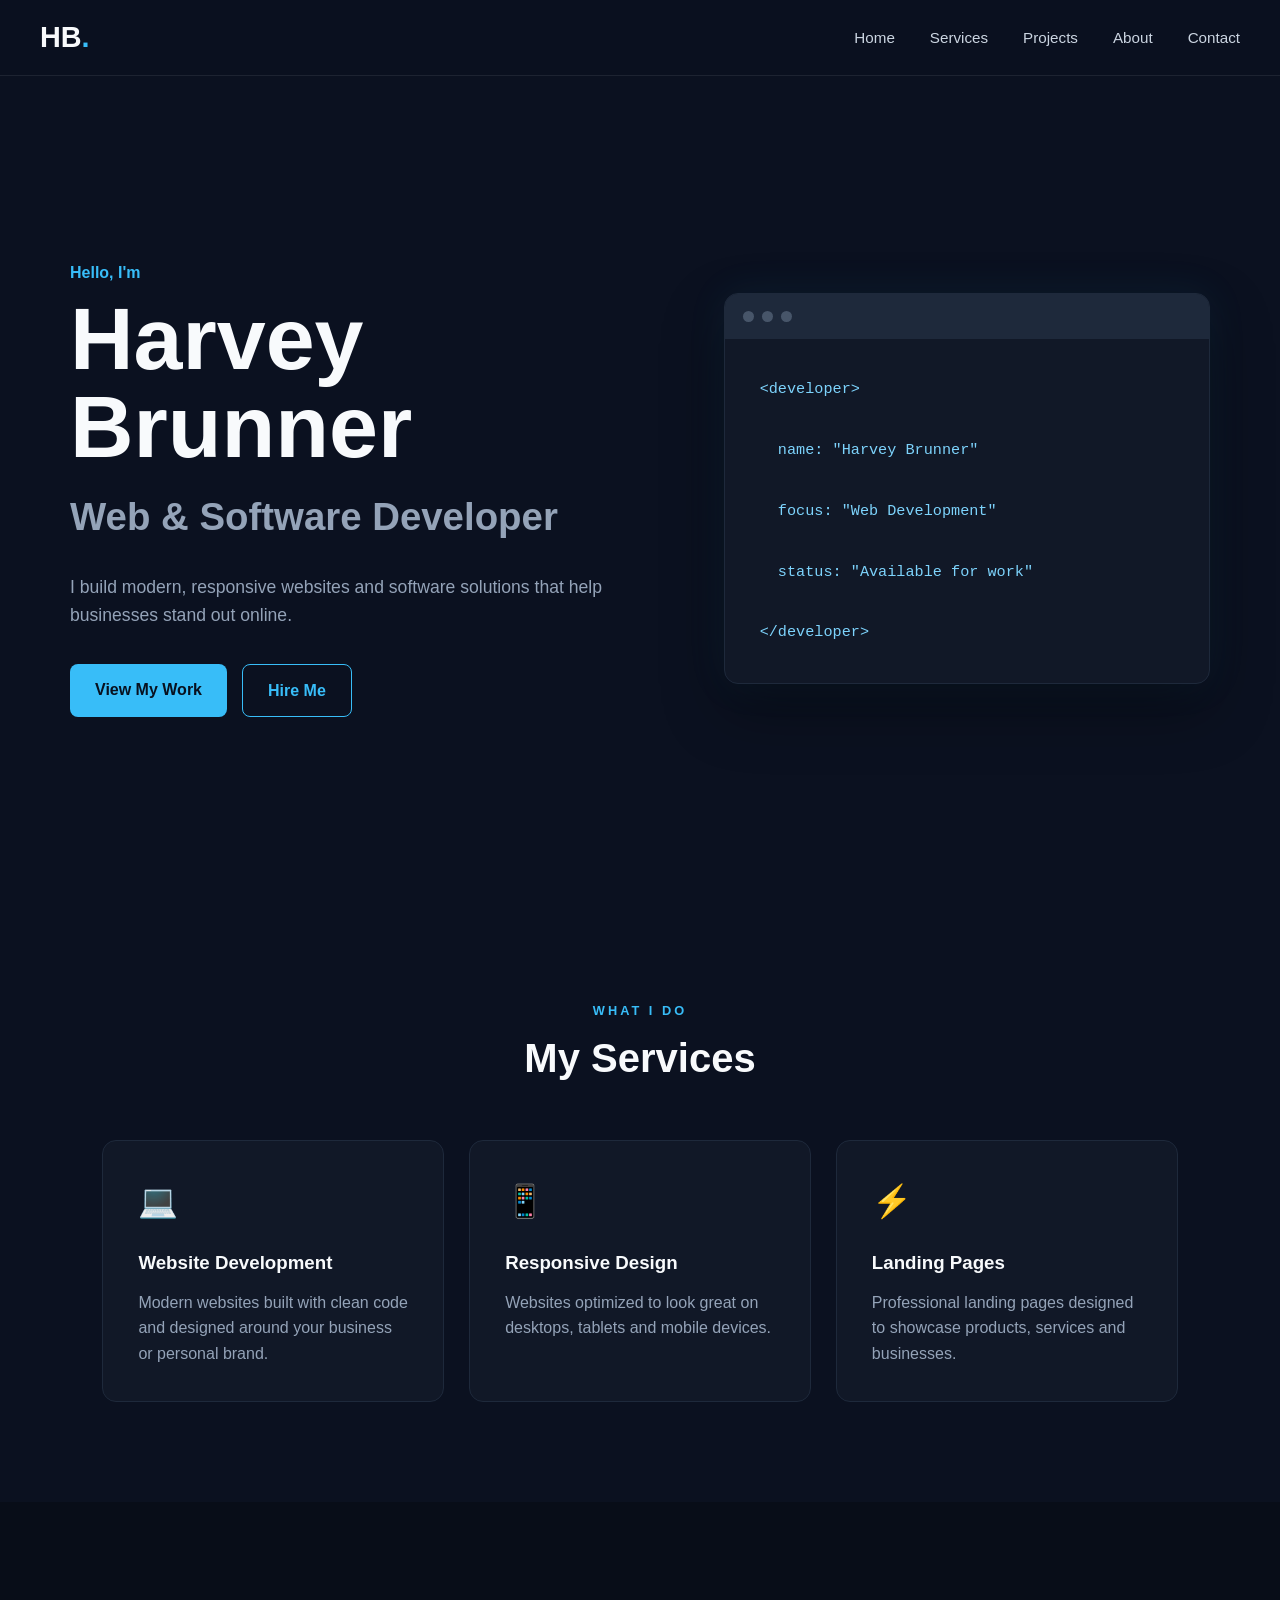
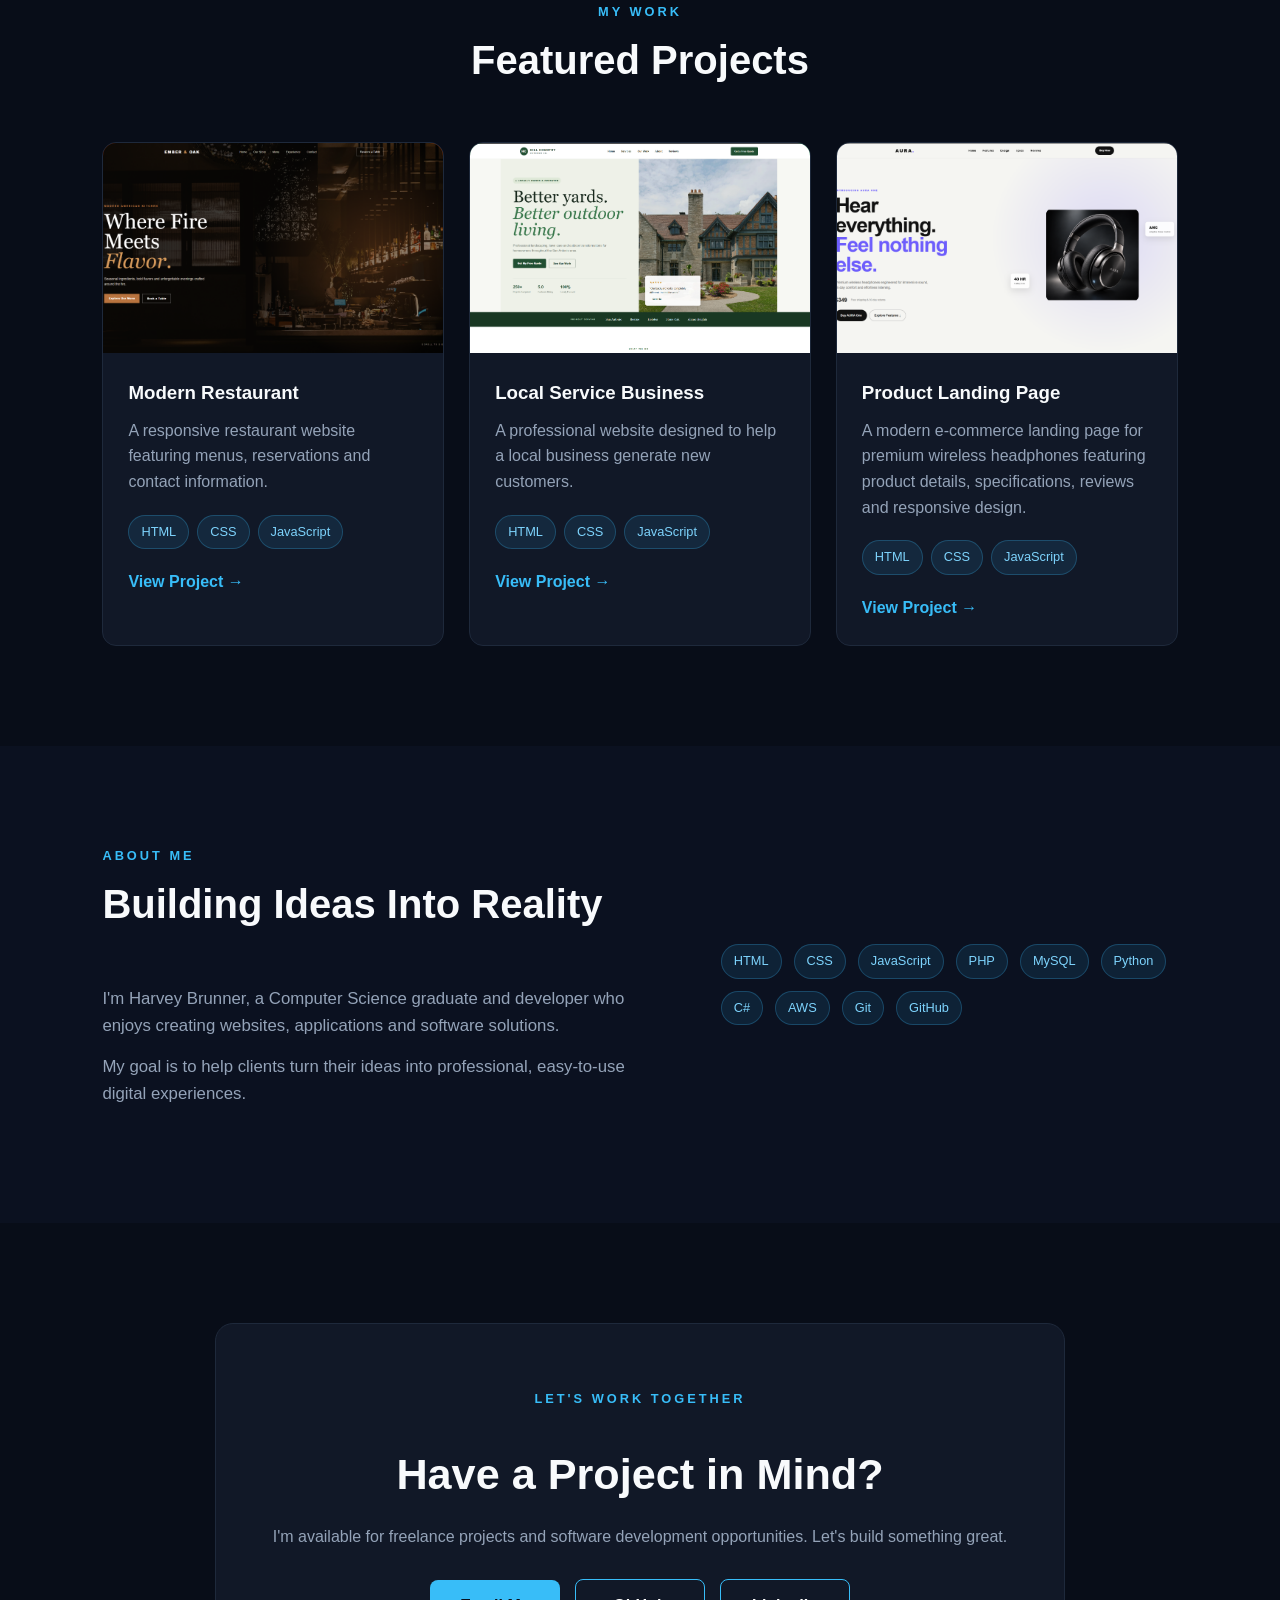
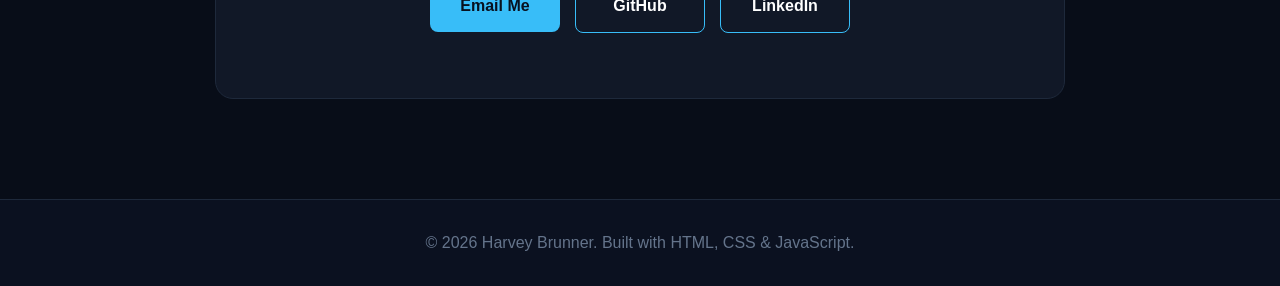
<file: index.html>
<!DOCTYPE html>
<html lang="en">
<head>
    <meta charset="UTF-8">
    <meta name="viewport" content="width=device-width, initial-scale=1.0">
    <meta name="description" content="Harvey Brunner - Web and Software Developer Portfolio">
    <title>Harvey Brunner | Web Developer</title>

    <link rel="stylesheet" href="style.css">
</head>

<body>

    <!-- Navigation -->
    <header>
        <nav class="navbar">
            <a href="#home" class="logo">HB<span>.</span></a>

            <ul class="nav-links">
                <li><a href="#home">Home</a></li>
                <li><a href="#services">Services</a></li>
                <li><a href="#projects">Projects</a></li>
                <li><a href="#about">About</a></li>
                <li><a href="#contact">Contact</a></li>
            </ul>

            <button class="menu-btn" aria-label="Open navigation menu">☰</button>
        </nav>
    </header>


    <!-- Hero -->
    <main>

        <section id="home" class="hero">

            <div class="hero-content">
                <p class="intro">Hello, I'm</p>

                <h1>Harvey Brunner</h1>

                <h2>Web & Software Developer</h2>

                <p class="hero-description">
                    I build modern, responsive websites and software
                    solutions that help businesses stand out online.
                </p>

                <div class="hero-buttons">
                    <a href="#projects" class="btn primary-btn">
                        View My Work
                    </a>

                    <a href="#contact" class="btn secondary-btn">
                        Hire Me
                    </a>
                </div>
            </div>

            <div class="code-card">
                <div class="code-top">
                    <span></span>
                    <span></span>
                    <span></span>
                </div>

                <pre><code>&lt;developer&gt;

  name: "Harvey Brunner"

  focus: "Web Development"

  status: "Available for work"

&lt;/developer&gt;</code></pre>
            </div>

        </section>


        <!-- Services -->
        <section id="services" class="section">

            <div class="section-heading">
                <p>WHAT I DO</p>
                <h2>My Services</h2>
            </div>

            <div class="card-grid">

                <article class="card">
                    <div class="card-icon">💻</div>
                    <h3>Website Development</h3>
                    <p>
                        Modern websites built with clean code and designed
                        around your business or personal brand.
                    </p>
                </article>

                <article class="card">
                    <div class="card-icon">📱</div>
                    <h3>Responsive Design</h3>
                    <p>
                        Websites optimized to look great on desktops,
                        tablets and mobile devices.
                    </p>
                </article>

                <article class="card">
                    <div class="card-icon">⚡</div>
                    <h3>Landing Pages</h3>
                    <p>
                        Professional landing pages designed to showcase
                        products, services and businesses.
                    </p>
                </article>

            </div>

        </section>


        <!-- Projects -->
        <section id="projects" class="section projects-section">

            <div class="section-heading">
                <p>MY WORK</p>
                <h2>Featured Projects</h2>
            </div>

            <div class="project-grid">

                <article class="project-card">

                   <div class="project-image restaurant">
                        <img
                             src="images/restaurant-preview.png"
                             alt="Ember and Oak restaurant website"
                        >
                        </div>

                    <div class="project-info">
                        <h3>Modern Restaurant</h3>

                        <p>
                            A responsive restaurant website featuring
                            menus, reservations and contact information.
                        </p>

                        <div class="tags">
                            <span>HTML</span>
                            <span>CSS</span>
                            <span>JavaScript</span>
                        </div>

                       <a href="projects/restaurant/index.html"
                          class="project-link"
                          target="_blank">
                          View Project →
                       </a>
                    </div>

                </article>


                <article class="project-card">

                   <div class="project-image business">
                        <img
                        src="./images/landscaping-preview.png"
                        alt="Hill Country Outdoor Co. landscaping website"
                        >
                    </div>
                    <div class="project-info">
                        <h3>Local Service Business</h3>

                        <p>
                            A professional website designed to help a
                            local business generate new customers.
                        </p>

                        <div class="tags">
                            <span>HTML</span>
                            <span>CSS</span>
                            <span>JavaScript</span>
                        </div>

                        <a href="projects/landscaping/index.html"
                            class="project-link"
                            target="_blank">
                              View Project →
                        </a>
                    </div>

                </article>

                <article class="project-card">

                  <div class="project-image product">
                       <img
                       src="images/product-preview.png"
                       alt="AURA premium headphones product landing page">
                  </div>

    <div class="project-info">

        <h3>Product Landing Page</h3>

        <p>
            A modern e-commerce landing page for premium wireless
            headphones featuring product details, specifications,
            reviews and responsive design.
        </p>

        <div class="tags">
            <span>HTML</span>
            <span>CSS</span>
            <span>JavaScript</span>
        </div>

        <a
            href="projects/product/index.html"
            class="project-link"
            target="_blank">
            View Project →
        </a>

    </div>

</article>

            </div>

        </section>


        <!-- About -->
        <section id="about" class="section">

            <div class="about-container">

                <div>
                    <div class="section-heading left">
                        <p>ABOUT ME</p>
                        <h2>Building Ideas Into Reality</h2>
                    </div>

                    <p class="about-text">
                        I'm Harvey Brunner, a Computer Science graduate
                        and developer who enjoys creating websites,
                        applications and software solutions.
                    </p>

                    <p class="about-text">
                        My goal is to help clients turn their ideas into
                        professional, easy-to-use digital experiences.
                    </p>
                </div>

                <div class="skills">
                    <span>HTML</span>
                    <span>CSS</span>
                    <span>JavaScript</span>
                    <span>PHP</span>
                    <span>MySQL</span>
                    <span>Python</span>
                    <span>C#</span>
                    <span>AWS</span>
                    <span>Git</span>
                    <span>GitHub</span>
                </div>

            </div>

        </section>


       <!-- Contact -->
<section id="contact" class="section contact-section">

    <div class="contact-box">

        <p class="contact-small">LET'S WORK TOGETHER</p>

        <h2>Have a Project in Mind?</h2>

        <p>
            I'm available for freelance projects and software development
            opportunities. Let's build something great.
        </p>

        <div class="contact-buttons">

            <a href="mailto:derricobrunner@gmail.com"
               class="btn primary-btn">
                Email Me
            </a>

            <a href="https://github.com/rikujo205"
               class="btn secondary-btn"
               target="_blank"
               rel="noopener noreferrer">
                GitHub
            </a>

            <a href="https://www.linkedin.com/in/harvey-brunner-6ab49a220/"
               class="btn secondary-btn"
               target="_blank"
               rel="noopener noreferrer">
                LinkedIn
            </a>

        </div>

    </div>

</section>

<footer>
    <p>© 2026 Harvey Brunner. Built with HTML, CSS & JavaScript.</p>
</footer>

<script src="script.js"></script>

</body>
</html>
</file>
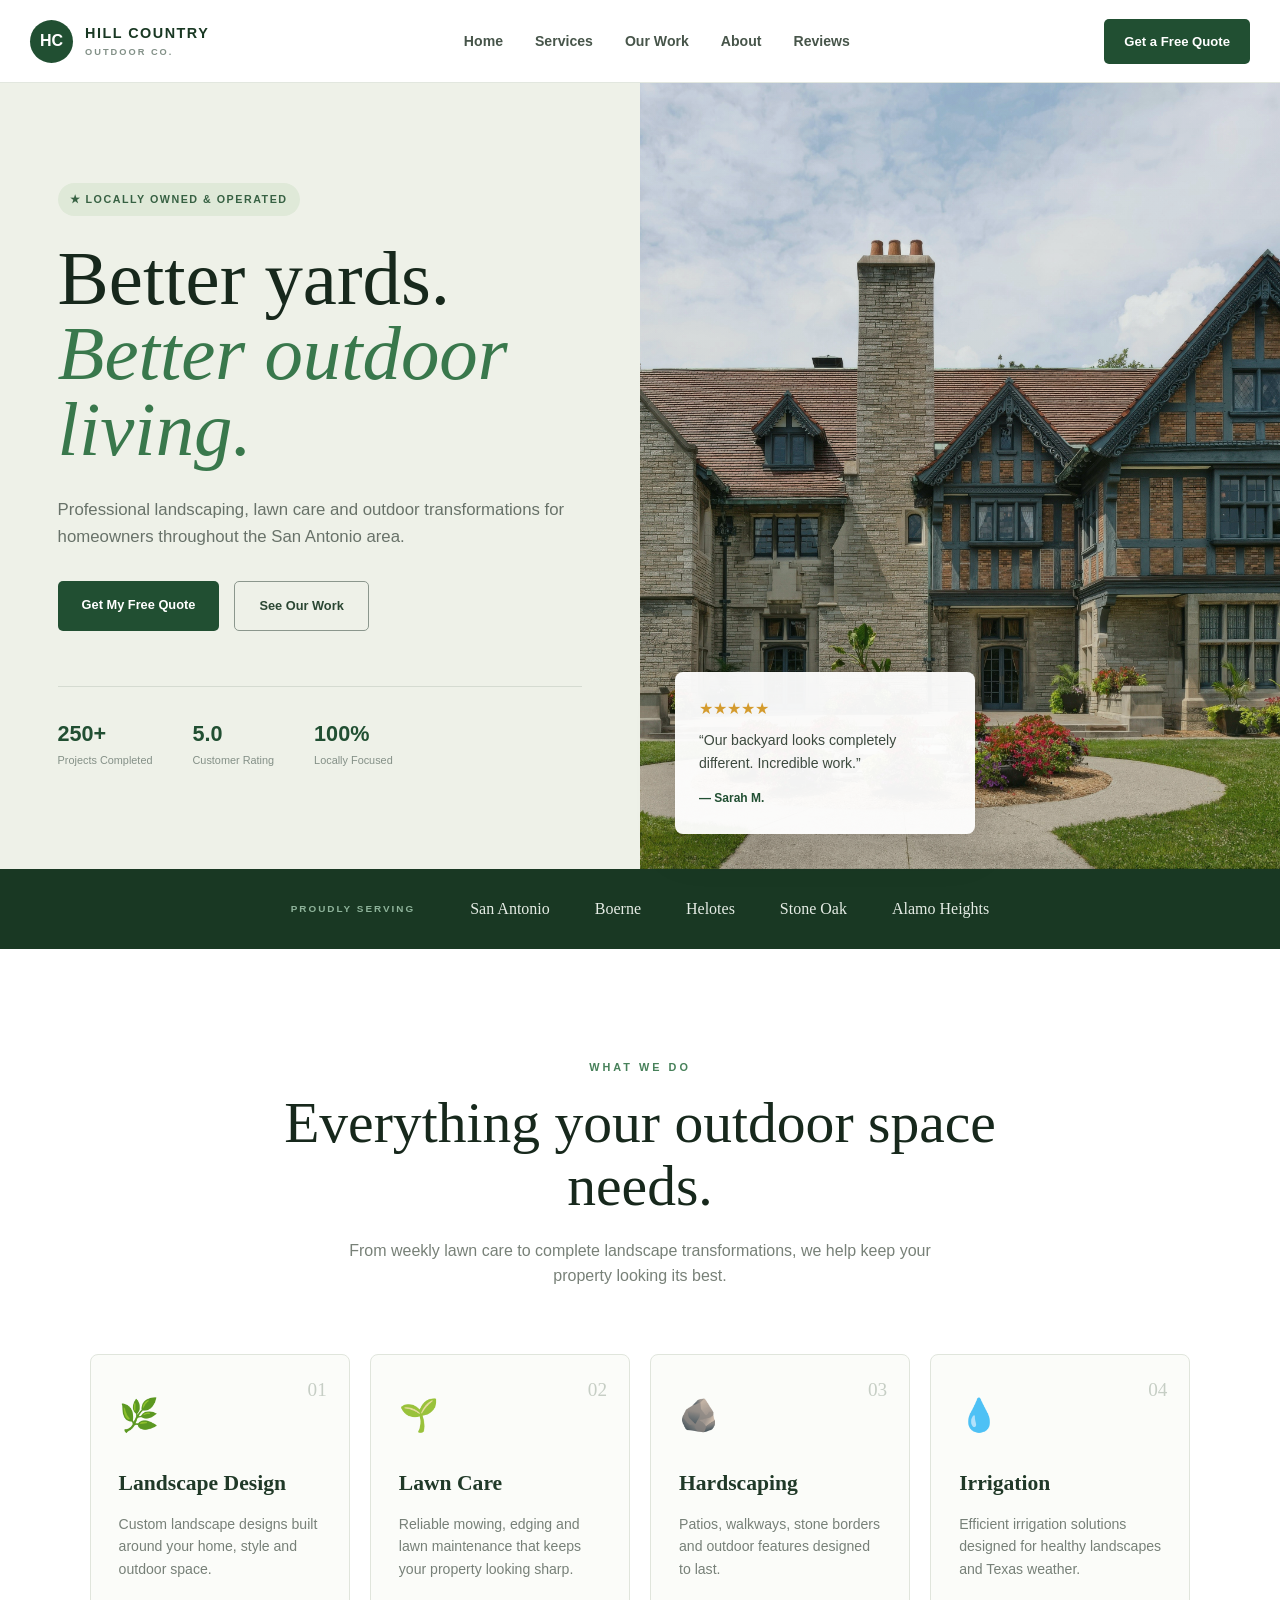
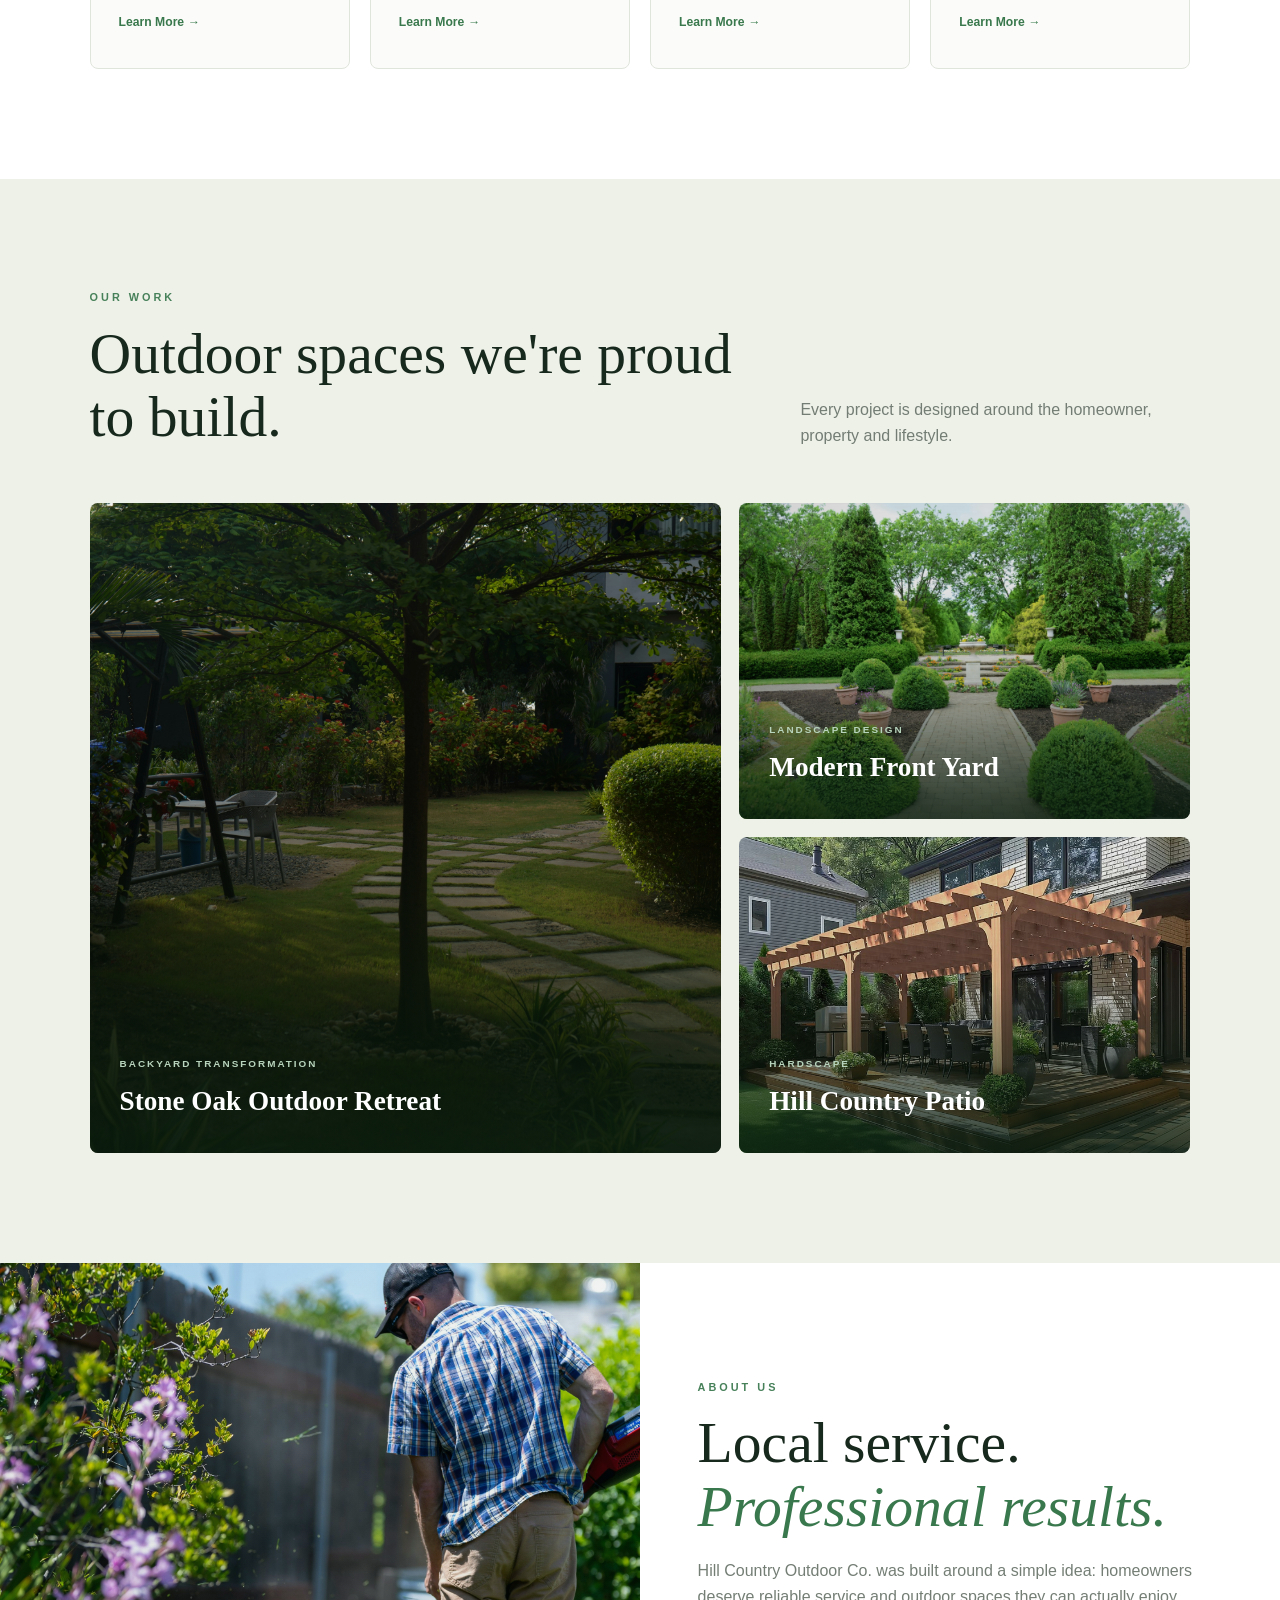
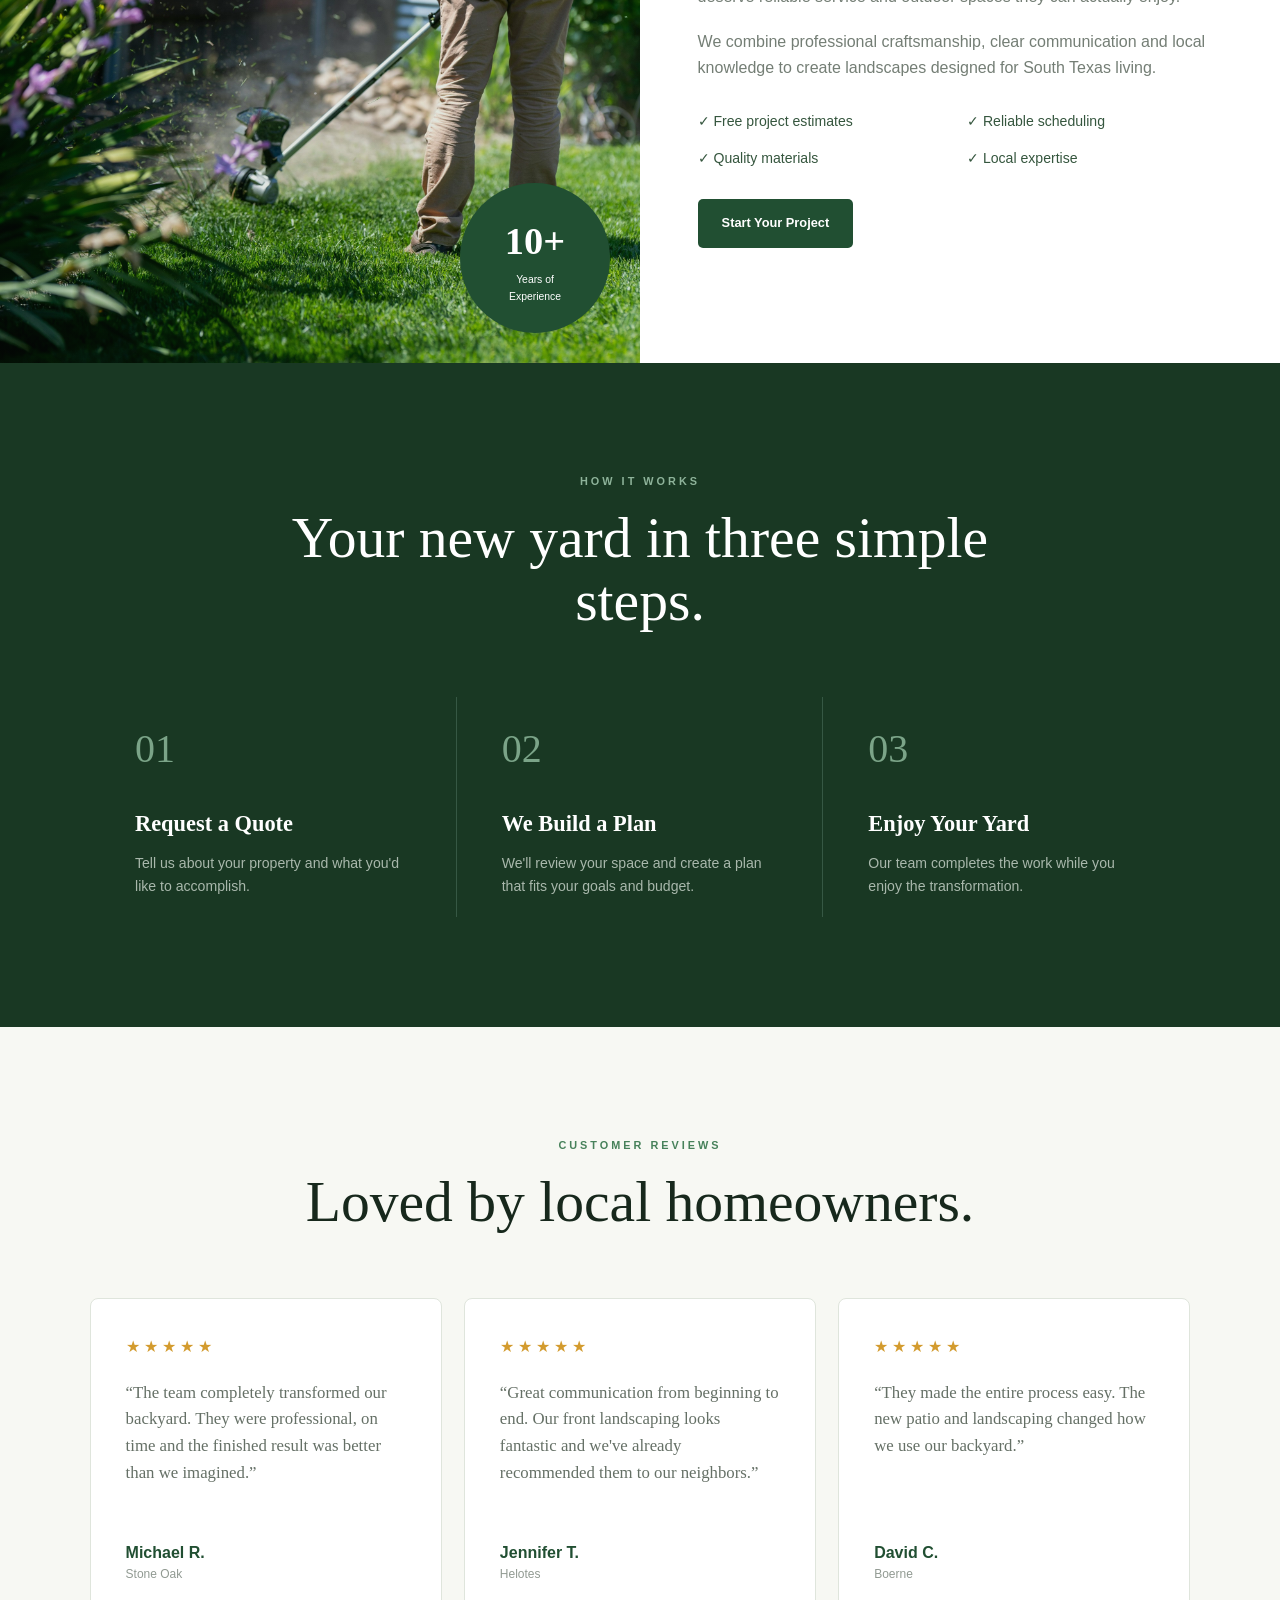
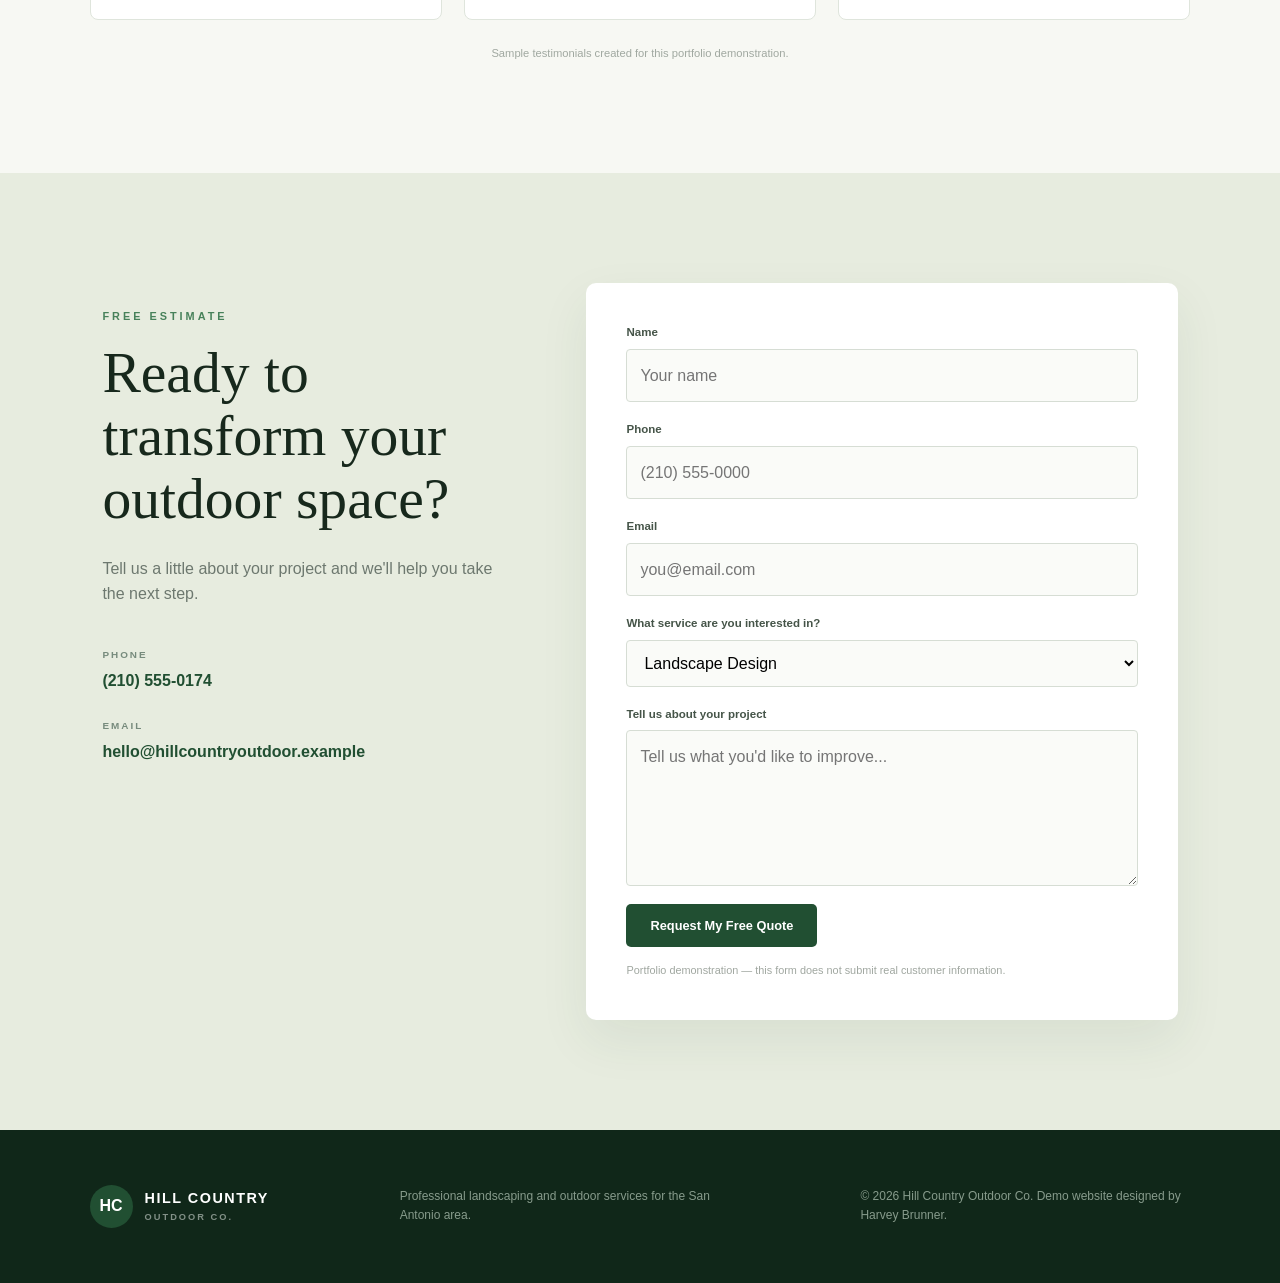
<file: projects/landscaping/index.html>
<!DOCTYPE html>
<html lang="en">
<head>
    <meta charset="UTF-8">
    <meta name="viewport" content="width=device-width, initial-scale=1.0">

    <meta name="description"
          content="Hill Country Outdoor Co. landscaping website demo">

    <title>Hill Country Outdoor Co. | Landscaping</title>

    <link rel="stylesheet" href="style.css">
</head>

<body>

    <!-- NAVIGATION -->
    <header>

        <nav class="navbar">

            <a href="#home" class="logo">
                <span class="logo-icon">HC</span>

                <span class="logo-text">
                    HILL COUNTRY
                    <small>OUTDOOR CO.</small>
                </span>
            </a>

            <ul class="nav-links">
                <li><a href="#home">Home</a></li>
                <li><a href="#services">Services</a></li>
                <li><a href="#work">Our Work</a></li>
                <li><a href="#about">About</a></li>
                <li><a href="#reviews">Reviews</a></li>
            </ul>

            <a href="#quote" class="nav-quote">
                Get a Free Quote
            </a>

            <button class="menu-btn" aria-label="Open navigation menu">
                ☰
            </button>

        </nav>

    </header>


    <main>

        <!-- HERO -->
        <section id="home" class="hero">

            <div class="hero-content">

                <div class="hero-badge">
                    ★ LOCALLY OWNED & OPERATED
                </div>

                <h1>
                    Better yards.
                    <span>Better outdoor living.</span>
                </h1>

                <p>
                    Professional landscaping, lawn care and outdoor
                    transformations for homeowners throughout the
                    San Antonio area.
                </p>

                <div class="hero-buttons">

                    <a href="#quote" class="btn primary-btn">
                        Get My Free Quote
                    </a>

                    <a href="#work" class="btn secondary-btn">
                        See Our Work
                    </a>

                </div>


                <div class="hero-stats">

                    <div>
                        <strong>250+</strong>
                        <span>Projects Completed</span>
                    </div>

                    <div>
                        <strong>5.0</strong>
                        <span>Customer Rating</span>
                    </div>

                    <div>
                        <strong>100%</strong>
                        <span>Locally Focused</span>
                    </div>

                </div>

            </div>

            <div class="hero-image">

                <div class="hero-review">
                    <div>★★★★★</div>

                    <p>
                        “Our backyard looks completely different.
                        Incredible work.”
                    </p>

                    <strong>— Sarah M.</strong>
                </div>

            </div>

        </section>


        <!-- TRUST BAR -->
        <section class="trust-bar">

            <p>PROUDLY SERVING</p>

            <div>
                <span>San Antonio</span>
                <span>Boerne</span>
                <span>Helotes</span>
                <span>Stone Oak</span>
                <span>Alamo Heights</span>
            </div>

        </section>


        <!-- SERVICES -->
        <section id="services" class="services section">

            <div class="section-heading">

                <p class="section-label">WHAT WE DO</p>

                <h2>
                    Everything your outdoor
                    space needs.
                </h2>

                <p>
                    From weekly lawn care to complete landscape
                    transformations, we help keep your property looking
                    its best.
                </p>

            </div>


            <div class="services-grid">

                <article class="service-card">

                    <div class="service-number">01</div>

                    <div class="service-icon">🌿</div>

                    <h3>Landscape Design</h3>

                    <p>
                        Custom landscape designs built around your home,
                        style and outdoor space.
                    </p>

                    <a href="#quote">
                        Learn More →
                    </a>

                </article>


                <article class="service-card">

                    <div class="service-number">02</div>

                    <div class="service-icon">🌱</div>

                    <h3>Lawn Care</h3>

                    <p>
                        Reliable mowing, edging and lawn maintenance
                        that keeps your property looking sharp.
                    </p>

                    <a href="#quote">
                        Learn More →
                    </a>

                </article>


                <article class="service-card">

                    <div class="service-number">03</div>

                    <div class="service-icon">🪨</div>

                    <h3>Hardscaping</h3>

                    <p>
                        Patios, walkways, stone borders and outdoor
                        features designed to last.
                    </p>

                    <a href="#quote">
                        Learn More →
                    </a>

                </article>


                <article class="service-card">

                    <div class="service-number">04</div>

                    <div class="service-icon">💧</div>

                    <h3>Irrigation</h3>

                    <p>
                        Efficient irrigation solutions designed for
                        healthy landscapes and Texas weather.
                    </p>

                    <a href="#quote">
                        Learn More →
                    </a>

                </article>

            </div>

        </section>


        <!-- OUR WORK -->
        <section id="work" class="work section">

            <div class="work-heading">

                <div>
                    <p class="section-label">OUR WORK</p>

                    <h2>
                        Outdoor spaces we're
                        proud to build.
                    </h2>
                </div>

                <p>
                    Every project is designed around the homeowner,
                    property and lifestyle.
                </p>

            </div>


            <div class="gallery">

                <article class="gallery-item gallery-large">

                    <div class="gallery-info">
                        <span>BACKYARD TRANSFORMATION</span>
                        <h3>Stone Oak Outdoor Retreat</h3>
                    </div>

                </article>


                <article class="gallery-item gallery-small-one">

                    <div class="gallery-info">
                        <span>LANDSCAPE DESIGN</span>
                        <h3>Modern Front Yard</h3>
                    </div>

                </article>


                <article class="gallery-item gallery-small-two">

                    <div class="gallery-info">
                        <span>HARDSCAPE</span>
                        <h3>Hill Country Patio</h3>
                    </div>

                </article>

            </div>

        </section>


        <!-- ABOUT -->
        <section id="about" class="about">

            <div class="about-image">

                <div class="experience-badge">
                    <strong>10+</strong>
                    <span>Years of Experience</span>
                </div>

            </div>


            <div class="about-content">

                <p class="section-label">ABOUT US</p>

                <h2>
                    Local service.
                    <span>Professional results.</span>
                </h2>

                <p>
                    Hill Country Outdoor Co. was built around a simple
                    idea: homeowners deserve reliable service and outdoor
                    spaces they can actually enjoy.
                </p>

                <p>
                    We combine professional craftsmanship, clear
                    communication and local knowledge to create landscapes
                    designed for South Texas living.
                </p>


                <div class="check-list">

                    <div>✓ Free project estimates</div>

                    <div>✓ Reliable scheduling</div>

                    <div>✓ Quality materials</div>

                    <div>✓ Local expertise</div>

                </div>


                <a href="#quote" class="btn primary-btn">
                    Start Your Project
                </a>

            </div>

        </section>


        <!-- PROCESS -->
        <section class="process section">

            <div class="section-heading">

                <p class="section-label">HOW IT WORKS</p>

                <h2>
                    Your new yard in three
                    simple steps.
                </h2>

            </div>


            <div class="process-grid">

                <article>

                    <span>01</span>

                    <h3>Request a Quote</h3>

                    <p>
                        Tell us about your property and what you'd like
                        to accomplish.
                    </p>

                </article>


                <article>

                    <span>02</span>

                    <h3>We Build a Plan</h3>

                    <p>
                        We'll review your space and create a plan that
                        fits your goals and budget.
                    </p>

                </article>


                <article>

                    <span>03</span>

                    <h3>Enjoy Your Yard</h3>

                    <p>
                        Our team completes the work while you enjoy the
                        transformation.
                    </p>

                </article>

            </div>

        </section>


        <!-- REVIEWS -->
        <section id="reviews" class="reviews section">

            <div class="section-heading">

                <p class="section-label">CUSTOMER REVIEWS</p>

                <h2>
                    Loved by local homeowners.
                </h2>

            </div>


            <div class="reviews-grid">

                <article class="review-card">

                    <div class="stars">★★★★★</div>

                    <p>
                        “The team completely transformed our backyard.
                        They were professional, on time and the finished
                        result was better than we imagined.”
                    </p>

                    <div class="review-person">
                        <strong>Michael R.</strong>
                        <span>Stone Oak</span>
                    </div>

                </article>


                <article class="review-card">

                    <div class="stars">★★★★★</div>

                    <p>
                        “Great communication from beginning to end.
                        Our front landscaping looks fantastic and we've
                        already recommended them to our neighbors.”
                    </p>

                    <div class="review-person">
                        <strong>Jennifer T.</strong>
                        <span>Helotes</span>
                    </div>

                </article>


                <article class="review-card">

                    <div class="stars">★★★★★</div>

                    <p>
                        “They made the entire process easy. The new patio
                        and landscaping changed how we use our backyard.”
                    </p>

                    <div class="review-person">
                        <strong>David C.</strong>
                        <span>Boerne</span>
                    </div>

                </article>

            </div>

            <p class="demo-disclaimer">
                Sample testimonials created for this portfolio demonstration.
            </p>

        </section>


        <!-- QUOTE FORM -->
        <section id="quote" class="quote">

            <div class="quote-info">

                <p class="section-label">FREE ESTIMATE</p>

                <h2>
                    Ready to transform
                    your outdoor space?
                </h2>

                <p>
                    Tell us a little about your project and we'll help
                    you take the next step.
                </p>


                <div class="contact-detail">

                    <span>PHONE</span>
                    <strong>(210) 555-0174</strong>

                </div>


                <div class="contact-detail">

                    <span>EMAIL</span>
                    <strong>hello@hillcountryoutdoor.example</strong>

                </div>

            </div>


            <form class="quote-form">

                <div class="form-row">

                    <div>
                        <label for="name">Name</label>

                        <input
                            id="name"
                            type="text"
                            placeholder="Your name"
                            required
                        >
                    </div>


                    <div>
                        <label for="phone">Phone</label>

                        <input
                            id="phone"
                            type="tel"
                            placeholder="(210) 555-0000"
                            required
                        >
                    </div>

                </div>


                <div>

                    <label for="email">Email</label>

                    <input
                        id="email"
                        type="email"
                        placeholder="you@email.com"
                        required
                    >

                </div>


                <div>

                    <label for="service">
                        What service are you interested in?
                    </label>

                    <select id="service">

                        <option>Landscape Design</option>
                        <option>Lawn Care</option>
                        <option>Hardscaping</option>
                        <option>Irrigation</option>
                        <option>Other</option>

                    </select>

                </div>


                <div>

                    <label for="message">
                        Tell us about your project
                    </label>

                    <textarea
                        id="message"
                        rows="5"
                        placeholder="Tell us what you'd like to improve..."
                    ></textarea>

                </div>


                <button type="submit" class="btn primary-btn">
                    Request My Free Quote
                </button>


                <p class="form-note">
                    Portfolio demonstration — this form does not
                    submit real customer information.
                </p>

            </form>

        </section>

    </main>


    <!-- FOOTER -->
    <footer>

        <div class="footer-content">

            <a href="#home" class="logo footer-logo">

                <span class="logo-icon">HC</span>

                <span class="logo-text">
                    HILL COUNTRY
                    <small>OUTDOOR CO.</small>
                </span>

            </a>


            <p>
                Professional landscaping and outdoor services
                for the San Antonio area.
            </p>


            <p>
                © 2026 Hill Country Outdoor Co.
                Demo website designed by Harvey Brunner.
            </p>

        </div>

    </footer>


    <script src="script.js"></script>

</body>
</html>
</file>
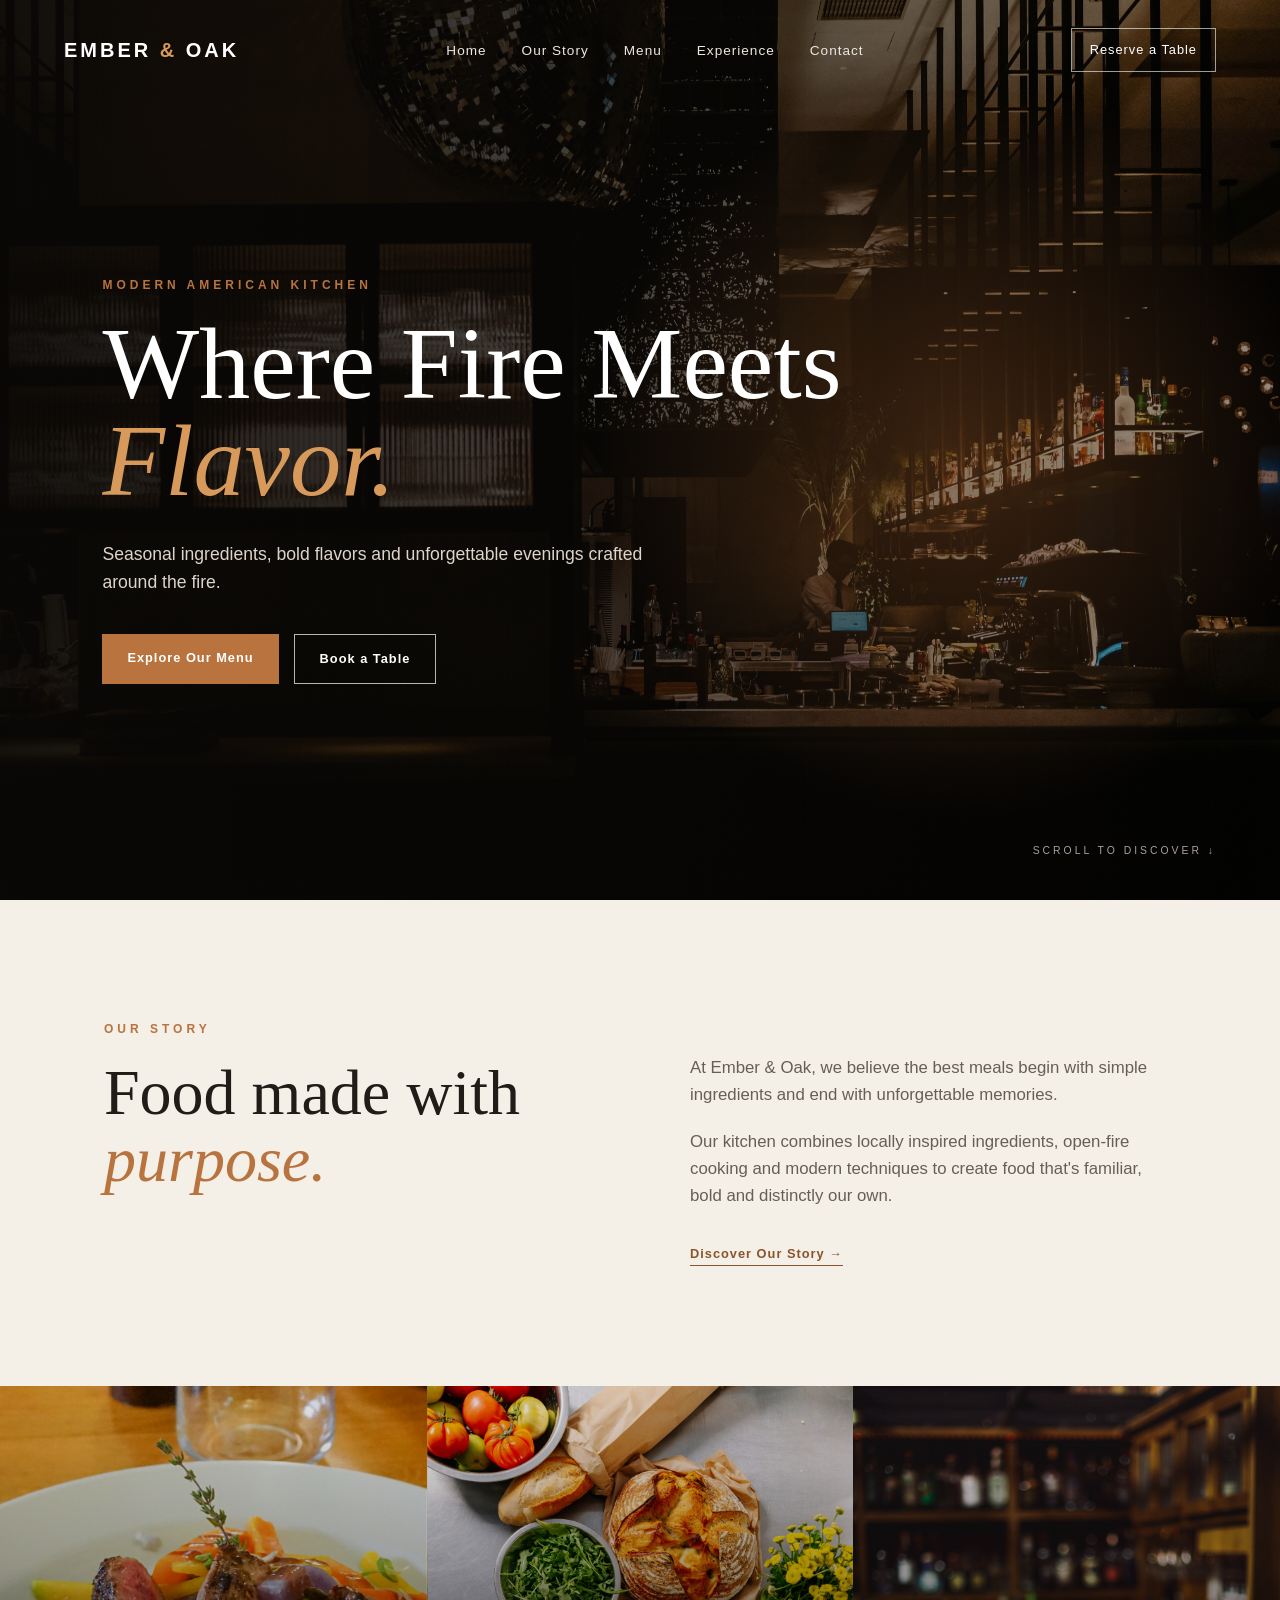
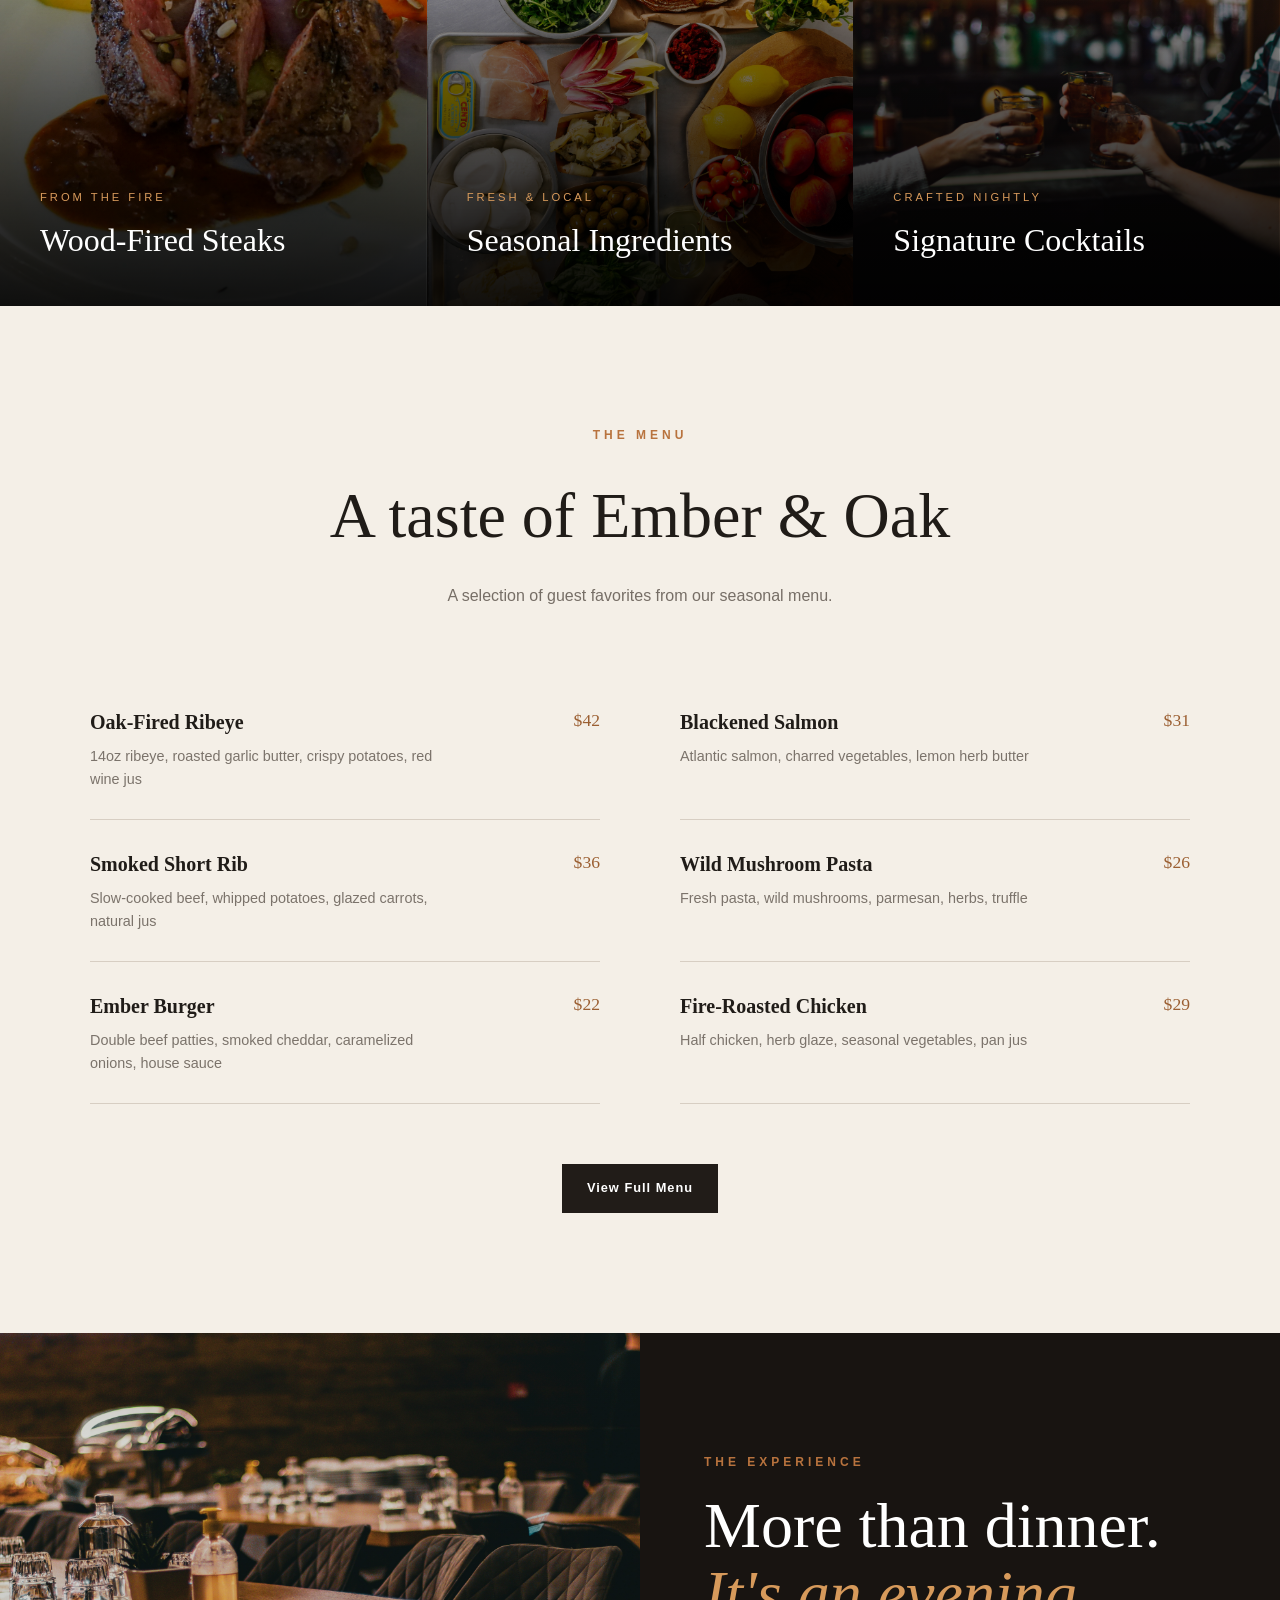
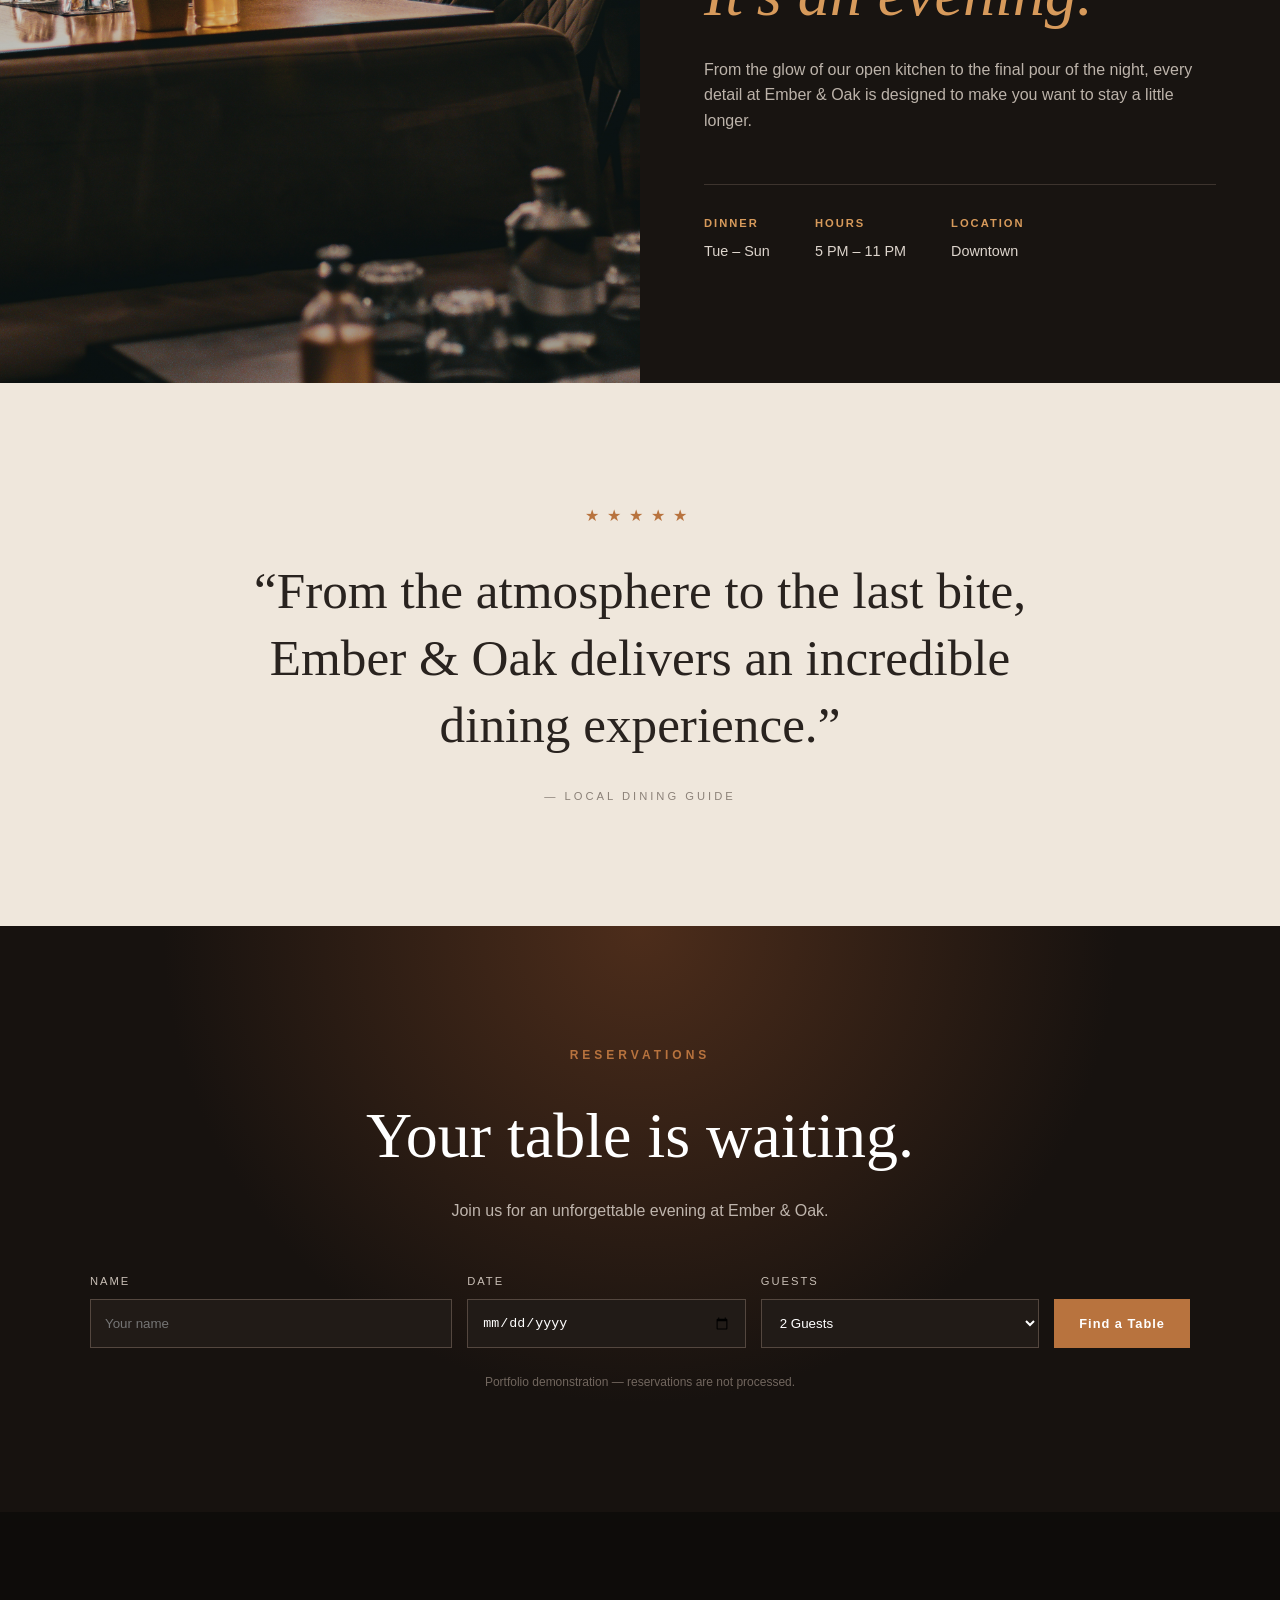
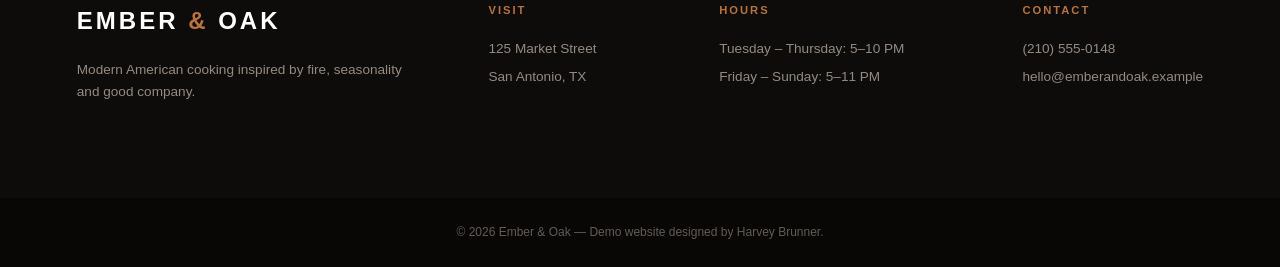
<file: projects/restaurant/index.html>
<!DOCTYPE html>
<html lang="en">
<head>
    <meta charset="UTF-8">
    <meta name="viewport" content="width=device-width, initial-scale=1.0">
    <meta name="description" content="Ember & Oak modern restaurant">
    <title>Ember & Oak | Modern American Kitchen</title>

    <link rel="stylesheet" href="style.css">
</head>

<body>

    <!-- NAVIGATION -->
    <header>
        <nav class="navbar">

            <a href="#home" class="logo">
                EMBER <span>&</span> OAK
            </a>

            <ul class="nav-links">
                <li><a href="#home">Home</a></li>
                <li><a href="#about">Our Story</a></li>
                <li><a href="#menu">Menu</a></li>
                <li><a href="#experience">Experience</a></li>
                <li><a href="#contact">Contact</a></li>
            </ul>

            <a href="#reservation" class="reserve-btn">
                Reserve a Table
            </a>

            <button class="menu-btn" aria-label="Open navigation menu">
                ☰
            </button>

        </nav>
    </header>


    <main>

        <!-- HERO -->
        <section id="home" class="hero">

            <div class="hero-overlay"></div>

            <div class="hero-content">

                <p class="eyebrow">MODERN AMERICAN KITCHEN</p>

                <h1>
                    Where Fire Meets
                    <span>Flavor.</span>
                </h1>

                <p class="hero-description">
                    Seasonal ingredients, bold flavors and unforgettable
                    evenings crafted around the fire.
                </p>

                <div class="hero-buttons">
                    <a href="#menu" class="btn primary-btn">
                        Explore Our Menu
                    </a>

                    <a href="#reservation" class="btn outline-btn">
                        Book a Table
                    </a>
                </div>

            </div>

            <div class="scroll-text">
                SCROLL TO DISCOVER ↓
            </div>

        </section>


        <!-- INTRO -->
        <section id="about" class="intro-section">

            <div class="intro-left">

                <p class="section-label">OUR STORY</p>

                <h2>
                    Food made with
                    <em>purpose.</em>
                </h2>

            </div>

            <div class="intro-right">

                <p>
                    At Ember & Oak, we believe the best meals begin with
                    simple ingredients and end with unforgettable memories.
                </p>

                <p>
                    Our kitchen combines locally inspired ingredients,
                    open-fire cooking and modern techniques to create food
                    that's familiar, bold and distinctly our own.
                </p>

                <a href="#experience" class="text-link">
                    Discover Our Story →
                </a>

            </div>

        </section>


        <!-- FEATURE CARDS -->
        <section class="features">

            <article class="feature-card feature-one">
                <div class="feature-overlay"></div>

                <div class="feature-content">
                    <p>FROM THE FIRE</p>
                    <h3>Wood-Fired Steaks</h3>
                </div>
            </article>


            <article class="feature-card feature-two">
                <div class="feature-overlay"></div>

                <div class="feature-content">
                    <p>FRESH & LOCAL</p>
                    <h3>Seasonal Ingredients</h3>
                </div>
            </article>


            <article class="feature-card feature-three">
                <div class="feature-overlay"></div>

                <div class="feature-content">
                    <p>CRAFTED NIGHTLY</p>
                    <h3>Signature Cocktails</h3>
                </div>
            </article>

        </section>


        <!-- MENU -->
        <section id="menu" class="menu-section">

            <div class="section-heading">

                <p class="section-label">THE MENU</p>

                <h2>A taste of Ember & Oak</h2>

                <p>
                    A selection of guest favorites from our seasonal menu.
                </p>

            </div>


            <div class="menu-grid">

                <article class="menu-item">
                    <div>
                        <h3>Oak-Fired Ribeye</h3>
                        <p>
                            14oz ribeye, roasted garlic butter,
                            crispy potatoes, red wine jus
                        </p>
                    </div>

                    <span>$42</span>
                </article>


                <article class="menu-item">
                    <div>
                        <h3>Blackened Salmon</h3>
                        <p>
                            Atlantic salmon, charred vegetables,
                            lemon herb butter
                        </p>
                    </div>

                    <span>$31</span>
                </article>


                <article class="menu-item">
                    <div>
                        <h3>Smoked Short Rib</h3>
                        <p>
                            Slow-cooked beef, whipped potatoes,
                            glazed carrots, natural jus
                        </p>
                    </div>

                    <span>$36</span>
                </article>


                <article class="menu-item">
                    <div>
                        <h3>Wild Mushroom Pasta</h3>
                        <p>
                            Fresh pasta, wild mushrooms,
                            parmesan, herbs, truffle
                        </p>
                    </div>

                    <span>$26</span>
                </article>


                <article class="menu-item">
                    <div>
                        <h3>Ember Burger</h3>
                        <p>
                            Double beef patties, smoked cheddar,
                            caramelized onions, house sauce
                        </p>
                    </div>

                    <span>$22</span>
                </article>


                <article class="menu-item">
                    <div>
                        <h3>Fire-Roasted Chicken</h3>
                        <p>
                            Half chicken, herb glaze,
                            seasonal vegetables, pan jus
                        </p>
                    </div>

                    <span>$29</span>
                </article>

            </div>

            <div class="menu-button">
                <a href="#" class="btn dark-btn">
                    View Full Menu
                </a>
            </div>

        </section>


        <!-- EXPERIENCE -->
        <section id="experience" class="experience">

            <div class="experience-image"></div>

            <div class="experience-content">

                <p class="section-label">THE EXPERIENCE</p>

                <h2>
                    More than dinner.
                    <em>It's an evening.</em>
                </h2>

                <p>
                    From the glow of our open kitchen to the final pour
                    of the night, every detail at Ember & Oak is designed
                    to make you want to stay a little longer.
                </p>

                <div class="experience-details">

                    <div>
                        <strong>DINNER</strong>
                        <span>Tue – Sun</span>
                    </div>

                    <div>
                        <strong>HOURS</strong>
                        <span>5 PM – 11 PM</span>
                    </div>

                    <div>
                        <strong>LOCATION</strong>
                        <span>Downtown</span>
                    </div>

                </div>

            </div>

        </section>


        <!-- TESTIMONIAL -->
        <section class="testimonial">

            <div class="stars">★★★★★</div>

            <blockquote>
                “From the atmosphere to the last bite,
                Ember & Oak delivers an incredible dining experience.”
            </blockquote>

            <p>— LOCAL DINING GUIDE</p>

        </section>


        <!-- RESERVATION -->
        <section id="reservation" class="reservation">

            <div class="reservation-content">

                <p class="section-label">RESERVATIONS</p>

                <h2>Your table is waiting.</h2>

                <p>
                    Join us for an unforgettable evening at Ember & Oak.
                </p>

                <form class="reservation-form">

                    <div>
                        <label for="name">Name</label>
                        <input
                            type="text"
                            id="name"
                            placeholder="Your name"
                        >
                    </div>

                    <div>
                        <label for="date">Date</label>
                        <input type="date" id="date">
                    </div>

                    <div>
                        <label for="guests">Guests</label>

                        <select id="guests">
                            <option>2 Guests</option>
                            <option>3 Guests</option>
                            <option>4 Guests</option>
                            <option>5 Guests</option>
                            <option>6 Guests</option>
                        </select>
                    </div>

                    <button type="submit" class="btn primary-btn">
                        Find a Table
                    </button>

                </form>

                <p class="demo-note">
                    Portfolio demonstration — reservations are not processed.
                </p>

            </div>

        </section>


        <!-- CONTACT -->
        <section id="contact" class="contact">

            <div class="contact-brand">
                <h2>EMBER <span>&</span> OAK</h2>

                <p>
                    Modern American cooking inspired by fire,
                    seasonality and good company.
                </p>
            </div>

            <div>
                <h3>Visit</h3>
                <p>125 Market Street</p>
                <p>San Antonio, TX</p>
            </div>

            <div>
                <h3>Hours</h3>
                <p>Tuesday – Thursday: 5–10 PM</p>
                <p>Friday – Sunday: 5–11 PM</p>
            </div>

            <div>
                <h3>Contact</h3>
                <p>(210) 555-0148</p>
                <p>hello@emberandoak.example</p>
            </div>

        </section>

    </main>


    <footer>
        <p>
            © 2026 Ember & Oak — Demo website designed by Harvey Brunner.
        </p>
    </footer>


    <script src="script.js"></script>

</body>
</html>
</file>
<file: style.css>
/* =========================
   GLOBAL STYLES
========================= */

* {
    margin: 0;
    padding: 0;
    box-sizing: border-box;
}

html {
    scroll-behavior: smooth;
}

body {
    font-family: Arial, Helvetica, sans-serif;
    background: #0b1120;
    color: #f8fafc;
    line-height: 1.6;
}

a {
    text-decoration: none;
    color: inherit;
}

ul {
    list-style: none;
}

.section {
    padding: 100px 8%;
}


/* =========================
   NAVIGATION
========================= */

header {
    position: sticky;
    top: 0;
    z-index: 1000;
    background: rgba(11, 17, 32, 0.92);
    backdrop-filter: blur(12px);
    border-bottom: 1px solid rgba(255, 255, 255, 0.08);
}

.navbar {
    max-width: 1200px;
    margin: auto;
    height: 75px;

    display: flex;
    align-items: center;
    justify-content: space-between;
}

.logo {
    font-size: 1.8rem;
    font-weight: 800;
}

.logo span {
    color: #38bdf8;
}

.nav-links {
    display: flex;
    gap: 35px;
}

.nav-links a {
    color: #cbd5e1;
    font-size: 0.95rem;
    transition: 0.3s;
}

.nav-links a:hover {
    color: #38bdf8;
}

.menu-btn {
    display: none;
    border: none;
    background: transparent;
    color: white;
    font-size: 1.8rem;
    cursor: pointer;
}


/* =========================
   HERO
========================= */

.hero {
    min-height: calc(100vh - 75px);

    max-width: 1200px;
    margin: auto;
    padding: 80px 30px;

    display: grid;
    grid-template-columns: 1.2fr 1fr;
    align-items: center;
    gap: 70px;
}

.intro {
    color: #38bdf8;
    font-weight: 700;
    margin-bottom: 10px;
}

.hero h1 {
    font-size: clamp(3rem, 7vw, 5.5rem);
    line-height: 1;
    margin-bottom: 15px;
}

.hero h2 {
    color: #94a3b8;
    font-size: clamp(1.5rem, 3vw, 2.4rem);
    margin-bottom: 25px;
}

.hero-description {
    max-width: 600px;
    color: #94a3b8;
    font-size: 1.1rem;
    margin-bottom: 35px;
}

.hero-buttons {
    display: flex;
    gap: 15px;
    flex-wrap: wrap;
}


/* =========================
   BUTTONS
========================= */

.btn {
    display: inline-block;
    padding: 13px 25px;
    border-radius: 8px;
    font-weight: 700;
    transition: 0.3s;
}

.primary-btn {
    background: #38bdf8;
    color: #08111f;
}

.primary-btn:hover {
    background: #7dd3fc;
    transform: translateY(-3px);
}

.secondary-btn {
    border: 1px solid #38bdf8;
    color: #38bdf8;
}

.secondary-btn:hover {
    background: rgba(56, 189, 248, 0.1);
    transform: translateY(-3px);
}


/* =========================
   CODE CARD
========================= */

.code-card {
    background: #111827;
    border: 1px solid #1e293b;
    border-radius: 14px;
    overflow: hidden;

    box-shadow:
        0 25px 60px rgba(0, 0, 0, 0.35),
        0 0 40px rgba(56, 189, 248, 0.08);
}

.code-top {
    height: 45px;
    background: #1e293b;

    display: flex;
    align-items: center;
    gap: 8px;
    padding-left: 18px;
}

.code-top span {
    width: 11px;
    height: 11px;
    border-radius: 50%;
    background: #475569;
}

.code-card pre {
    padding: 35px;
    overflow-x: auto;
}

.code-card code {
    color: #7dd3fc;
    font-family: Consolas, monospace;
    font-size: 0.95rem;
    line-height: 2;
}


/* =========================
   SECTION HEADINGS
========================= */

.section-heading {
    text-align: center;
    margin-bottom: 50px;
}

.section-heading p {
    color: #38bdf8;
    font-size: 0.8rem;
    font-weight: 800;
    letter-spacing: 3px;
    margin-bottom: 5px;
}

.section-heading h2 {
    font-size: 2.5rem;
}

.section-heading.left {
    text-align: left;
}


/* =========================
   SERVICES
========================= */

.card-grid {
    max-width: 1200px;
    margin: auto;

    display: grid;
    grid-template-columns: repeat(3, 1fr);
    gap: 25px;
}

.card {
    background: #111827;
    border: 1px solid #1e293b;
    border-radius: 14px;
    padding: 35px;

    transition: 0.3s;
}

.card:hover {
    transform: translateY(-8px);
    border-color: #38bdf8;
}

.card-icon {
    font-size: 2rem;
    margin-bottom: 20px;
}

.card h3 {
    margin-bottom: 12px;
}

.card p {
    color: #94a3b8;
}


/* =========================
   PROJECTS
========================= */

.projects-section {
    background: #080d18;
}

.project-grid {
    max-width: 1200px;
    margin: auto;

    display: grid;
    grid-template-columns: repeat(3, 1fr);
    gap: 25px;
}

.project-card {
    background: #111827;
    border: 1px solid #1e293b;
    border-radius: 14px;
    overflow: hidden;

    transition: 0.3s;
}

.project-card:hover {
    transform: translateY(-8px);
    border-color: #38bdf8;
}

.project-image {
    height: 210px;

    display: flex;
    align-items: center;
    justify-content: center;

    font-size: 1.3rem;
    font-weight: 800;

    overflow: hidden;
}
.project-image img {
    width: 100%;
    height: 100%;
    object-fit: cover;
    object-position: top;
    display: block;

    transition: transform 0.4s ease;
}

.project-card:hover .project-image img {
    transform: scale(1.04);
}

.restaurant {
    background: linear-gradient(135deg, #7c2d12, #ea580c);
}

.business {
    background: linear-gradient(135deg, #14532d, #22c55e);
}

.landing {
    background: linear-gradient(135deg, #312e81, #8b5cf6);
}

.project-info {
    padding: 25px;
}

.project-info h3 {
    margin-bottom: 10px;
}

.project-info p {
    color: #94a3b8;
    margin-bottom: 20px;
}

.tags {
    display: flex;
    gap: 8px;
    flex-wrap: wrap;
    margin-bottom: 20px;
}

.tags span,
.skills span {
    background: rgba(56, 189, 248, 0.1);
    color: #7dd3fc;
    border: 1px solid rgba(56, 189, 248, 0.25);

    padding: 6px 12px;
    border-radius: 20px;
    font-size: 0.8rem;
}

.project-link {
    color: #38bdf8;
    font-weight: 700;
}


/* =========================
   ABOUT
========================= */

.about-container {
    max-width: 1100px;
    margin: auto;

    display: grid;
    grid-template-columns: 1.2fr 1fr;
    gap: 70px;
    align-items: center;
}

.about-text {
    color: #94a3b8;
    margin-bottom: 15px;
    font-size: 1.05rem;
}

.skills {
    display: flex;
    flex-wrap: wrap;
    gap: 12px;
}


/* =========================
   CONTACT
========================= */

.contact-section {
    background: #080d18;
}

.contact-box {
    max-width: 850px;
    margin: auto;
    text-align: center;

    background: #111827;
    border: 1px solid #1e293b;
    border-radius: 18px;

    padding: 65px 30px;
}

.contact-small {
    color: #38bdf8 !important;
    font-size: 0.8rem;
    font-weight: 800;
    letter-spacing: 3px;
}

.contact-box h2 {
    font-size: 2.7rem;
    margin: 8px 0 15px;
}

.contact-box p {
    color: #94a3b8;
    margin-bottom: 30px;
}
.contact-buttons {
    display: flex;
    justify-content: center;
    align-items: center;
    gap: 15px;
    flex-wrap: wrap;
}

.contact-buttons .btn {
    min-width: 130px;
    text-align: center;
}

.contact-buttons .secondary-btn {
    background: transparent;
    color: #ffffff;
    border: 1px solid #38bdf8;
}

.contact-buttons .secondary-btn:hover {
    background: #38bdf8;
    color: #080d18;
    transform: translateY(-2px);
}

.contact-buttons .primary-btn:hover {
    transform: translateY(-2px);
}

/* =========================
   FOOTER
========================= */

footer {
    padding: 30px;
    text-align: center;
    color: #64748b;
    border-top: 1px solid #1e293b;
}


/* =========================
   MOBILE
========================= */

@media (max-width: 850px) {

    .navbar {
        padding: 0 25px;
    }

    .menu-btn {
        display: block;
    }

    .nav-links {
        position: absolute;
        top: 75px;
        left: 0;

        width: 100%;
        padding: 25px;

        background: #0b1120;

        flex-direction: column;
        align-items: center;

        display: none;

        border-bottom: 1px solid #1e293b;
    }

    .nav-links.active {
        display: flex;
    }

    .hero {
        grid-template-columns: 1fr;
        padding-top: 70px;
        padding-bottom: 70px;
    }

    .card-grid,
    .project-grid {
        grid-template-columns: 1fr;
    }

    .about-container {
        grid-template-columns: 1fr;
        gap: 35px;
    }

    .section {
        padding: 75px 25px;
    }
}


@media (max-width: 500px) {

    .hero h1 {
        font-size: 3rem;
    }

    .hero-buttons {
        flex-direction: column;
    }

    .btn {
        text-align: center;
    }

    .contact-box h2 {
        font-size: 2rem;
    }

}
</file>
<file: projects/landscaping/style.css>
/* ==============================
   HILL COUNTRY OUTDOOR CO.
================================= */

* {
    margin: 0;
    padding: 0;
    box-sizing: border-box;
}

html {
    scroll-behavior: smooth;
}

body {
    font-family: Arial, Helvetica, sans-serif;
    background: #f7f8f3;
    color: #1d2a20;
    line-height: 1.6;
}

a {
    text-decoration: none;
    color: inherit;
}

ul {
    list-style: none;
}

.section {
    padding: 110px 7%;
}


/* NAVIGATION */

header {
    background: #ffffff;
    border-bottom: 1px solid #e2e7df;
    position: sticky;
    top: 0;
    z-index: 1000;
}

.navbar {
    max-width: 1350px;
    margin: auto;
    min-height: 82px;
    padding: 0 30px;

    display: flex;
    align-items: center;
    justify-content: space-between;
}

.logo {
    display: flex;
    align-items: center;
    gap: 12px;
}

.logo-icon {
    width: 43px;
    height: 43px;
    border-radius: 50%;

    display: flex;
    align-items: center;
    justify-content: center;

    background: #214f32;
    color: white;
    font-weight: 800;
}

.logo-text {
    display: flex;
    flex-direction: column;

    color: #193823;
    font-size: 0.9rem;
    font-weight: 800;
    letter-spacing: 1.5px;
}

.logo-text small {
    color: #829087;
    font-size: 0.58rem;
    letter-spacing: 2px;
}

.nav-links {
    display: flex;
    gap: 32px;
}

.nav-links a {
    color: #47554a;
    font-size: 0.88rem;
    font-weight: 600;
    transition: 0.3s;
}

.nav-links a:hover {
    color: #32804b;
}

.nav-quote {
    background: #214f32;
    color: white;

    padding: 12px 20px;
    border-radius: 5px;

    font-size: 0.82rem;
    font-weight: 700;

    transition: 0.3s;
}

.nav-quote:hover {
    background: #32804b;
}

.menu-btn {
    display: none;
    border: none;
    background: transparent;

    font-size: 1.7rem;
    color: #214f32;
    cursor: pointer;
}


/* HERO */

.hero {
    max-width: 1500px;
    min-height: 720px;
    margin: auto;

    display: grid;
    grid-template-columns: 1fr 1fr;

    background: #eef1e8;
}

.hero-content {
    padding: 100px 9%;

    display: flex;
    flex-direction: column;
    justify-content: center;
}

.hero-badge {
    width: fit-content;

    margin-bottom: 25px;
    padding: 8px 12px;

    border-radius: 20px;

    background: #dfe9d8;
    color: #376143;

    font-size: 0.67rem;
    font-weight: 800;
    letter-spacing: 1.5px;
}

.hero h1 {
    max-width: 700px;

    font-family: Georgia, "Times New Roman", serif;
    font-size: clamp(3.5rem, 6vw, 5.7rem);
    line-height: 0.98;
    font-weight: 400;

    color: #17281c;
}

.hero h1 span {
    display: block;
    color: #39784c;
    font-style: italic;
}

.hero-content > p {
    max-width: 570px;

    margin: 30px 0;

    color: #687269;
    font-size: 1.05rem;
}

.hero-buttons {
    display: flex;
    gap: 15px;
    flex-wrap: wrap;
}

.btn {
    display: inline-block;

    padding: 14px 24px;

    border: none;
    border-radius: 5px;

    font-size: 0.8rem;
    font-weight: 800;

    cursor: pointer;
    transition: 0.3s;
}

.primary-btn {
    background: #214f32;
    color: white;
}

.primary-btn:hover {
    background: #32804b;
    transform: translateY(-2px);
}

.secondary-btn {
    border: 1px solid #8b978d;
    color: #2b4733;
}

.secondary-btn:hover {
    background: white;
}

.hero-stats {
    display: flex;
    gap: 40px;

    margin-top: 55px;
    padding-top: 30px;

    border-top: 1px solid #d5dbd1;
}

.hero-stats div {
    display: flex;
    flex-direction: column;
}

.hero-stats strong {
    color: #214f32;
    font-size: 1.35rem;
}

.hero-stats span {
    color: #849087;
    font-size: 0.68rem;
}

.hero-image {
    position: relative;
    min-height: 720px;

    background:
        linear-gradient(
            rgba(20, 50, 30, 0.08),
            rgba(20, 50, 30, 0.18)
        ),
        url("images/hero1.jpg");

    background-size: cover;
    background-position: center;
}

.hero-review {
    position: absolute;
    left: 35px;
    bottom: 35px;

    max-width: 300px;

    padding: 24px;

    border-radius: 8px;

    background: rgba(255, 255, 255, 0.95);

    box-shadow: 0 15px 40px rgba(0,0,0,0.15);
}

.hero-review > div {
    color: #d49b2d;
    margin-bottom: 8px;
}

.hero-review p {
    color: #3c493e;
    font-size: 0.88rem;
    margin-bottom: 10px;
}

.hero-review strong {
    font-size: 0.75rem;
    color: #214f32;
}


/* TRUST BAR */

.trust-bar {
    padding: 27px 6%;

    background: #193823;
    color: white;

    display: flex;
    justify-content: center;
    align-items: center;
    gap: 55px;
}

.trust-bar > p {
    color: #8eb39a;

    font-size: 0.62rem;
    font-weight: 800;
    letter-spacing: 2px;
}

.trust-bar div {
    display: flex;
    gap: 45px;
    flex-wrap: wrap;
}

.trust-bar span {
    font-family: Georgia, serif;
    color: #e5ece5;
}


/* SECTION HEADINGS */

.section-heading {
    max-width: 750px;
    margin: 0 auto 65px;
    text-align: center;
}

.section-label {
    margin-bottom: 15px;

    color: #47815a;

    font-size: 0.68rem;
    font-weight: 800;
    letter-spacing: 3px;
}

.section-heading h2,
.work-heading h2,
.about-content h2,
.quote-info h2 {
    font-family: Georgia, "Times New Roman", serif;
    font-size: clamp(2.6rem, 4.5vw, 4rem);
    line-height: 1.1;
    font-weight: 400;

    color: #17281c;
}

.section-heading > p:last-child {
    max-width: 600px;
    margin: 20px auto 0;

    color: #788178;
}


/* SERVICES */

.services {
    background: white;
}

.services-grid {
    max-width: 1200px;
    margin: auto;

    display: grid;
    grid-template-columns: repeat(4, 1fr);
    gap: 20px;
}

.service-card {
    position: relative;

    padding: 35px 28px;

    border: 1px solid #e0e5dc;
    border-radius: 8px;

    background: #fbfcf9;

    transition: 0.3s;
}

.service-card:hover {
    transform: translateY(-8px);

    border-color: #79a586;

    box-shadow: 0 18px 40px rgba(38, 74, 48, 0.08);
}

.service-number {
    position: absolute;
    top: 20px;
    right: 22px;

    color: #c6cec5;

    font-family: Georgia, serif;
    font-size: 1.2rem;
}

.service-icon {
    margin-bottom: 25px;
    font-size: 2rem;
}

.service-card h3 {
    margin-bottom: 12px;

    color: #203928;

    font-family: Georgia, serif;
    font-size: 1.35rem;
}

.service-card p {
    min-height: 95px;

    color: #778078;
    font-size: 0.88rem;
}

.service-card a {
    color: #39784c;

    font-size: 0.76rem;
    font-weight: 800;
}


/* WORK */

.work {
    background: #eef1e8;
}

.work-heading {
    max-width: 1200px;
    margin: 0 auto 55px;

    display: flex;
    justify-content: space-between;
    align-items: flex-end;
    gap: 50px;
}

.work-heading > div {
    max-width: 650px;
}

.work-heading > p {
    max-width: 390px;

    color: #737d74;
}

.gallery {
    max-width: 1200px;
    min-height: 650px;
    margin: auto;

    display: grid;

    grid-template-columns: 1.4fr 1fr;
    grid-template-rows: 1fr 1fr;

    gap: 18px;
}

.gallery-item {
    position: relative;

    overflow: hidden;

    display: flex;
    align-items: flex-end;

    padding: 30px;

    border-radius: 8px;

    background-size: cover;
    background-position: center;
}

.gallery-item::after {
    content: "";

    position: absolute;
    inset: 0;

    background:
        linear-gradient(
            transparent 45%,
            rgba(10, 30, 15, 0.80)
        );
}

.gallery-large {
    grid-row: 1 / 3;

    background:
        linear-gradient(
            rgba(0, 0, 0, 0.05),
            rgba(0, 0, 0, 0.25)
        ),
        url("images/backyard.jpg");

    background-size: cover;
    background-position: center;
}

.gallery-small-one {
    background:
        linear-gradient(
            rgba(0, 0, 0, 0.05),
            rgba(0, 0, 0, 0.25)
        ),
        url("images/frontyard.jpg");

    background-size: cover;
    background-position: center;
}

.gallery-small-two {
    background:
        linear-gradient(
            rgba(0, 0, 0, 0.05),
            rgba(0, 0, 0, 0.25)
        ),
        url("images/patio.jpg");

    background-size: cover;
    background-position: center;
}

.gallery-info {
    position: relative;
    z-index: 2;

    color: white;
}

.gallery-info span {
    color: #b8d4bc;

    font-size: 0.62rem;
    font-weight: 800;
    letter-spacing: 2px;
}

.gallery-info h3 {
    margin-top: 5px;

    font-family: Georgia, serif;
    font-size: 1.7rem;
}


/* ABOUT */

.about {
    min-height: 700px;

    display: grid;
    grid-template-columns: 1fr 1fr;

    background: white;
}

.about-image {
    position: relative;
    min-height: 650px;

    background:
        linear-gradient(
            rgba(20, 50, 30, 0.05),
            rgba(20, 50, 30, 0.15)
        ),
        url("images/team.jpg");

    background-size: cover;
    background-position: center;
}

.experience-badge {
    position: absolute;
    right: 30px;
    bottom: 30px;

    width: 150px;
    height: 150px;

    border-radius: 50%;

    display: flex;
    flex-direction: column;
    align-items: center;
    justify-content: center;

    background: #214f32;
    color: white;

    text-align: center;
}

.experience-badge strong {
    font-family: Georgia, serif;
    font-size: 2.4rem;
}

.experience-badge span {
    max-width: 90px;
    font-size: 0.65rem;
}

.about-content {
    padding: 100px 9%;

    display: flex;
    flex-direction: column;
    justify-content: center;
}

.about-content h2 span {
    display: block;
    color: #39784c;
    font-style: italic;
}

.about-content > p:not(.section-label) {
    margin-top: 20px;

    color: #747e75;
}

.check-list {
    margin: 30px 0;

    display: grid;
    grid-template-columns: 1fr 1fr;
    gap: 14px;

    color: #35563e;
    font-size: 0.88rem;
}

.about-content .btn {
    width: fit-content;
}


/* PROCESS */

.process {
    background: #193823;
    color: white;
}

.process .section-heading h2 {
    color: white;
}

.process .section-label {
    color: #8eb39a;
}

.process-grid {
    max-width: 1100px;
    margin: auto;

    display: grid;
    grid-template-columns: repeat(3, 1fr);
}

.process-grid article {
    padding: 20px 45px;

    border-right: 1px solid #365844;
}

.process-grid article:last-child {
    border-right: none;
}

.process-grid span {
    display: block;

    margin-bottom: 25px;

    color: #7ba488;

    font-family: Georgia, serif;
    font-size: 2.5rem;
}

.process-grid h3 {
    margin-bottom: 10px;

    font-family: Georgia, serif;
    font-size: 1.4rem;
}

.process-grid p {
    color: #a9b8ac;
    font-size: 0.88rem;
}


/* REVIEWS */

.reviews {
    background: #f7f8f3;
}

.reviews-grid {
    max-width: 1150px;
    margin: auto;

    display: grid;
    grid-template-columns: repeat(3, 1fr);
    gap: 22px;
}

.review-card {
    padding: 35px;

    border: 1px solid #dfe5dc;
    border-radius: 8px;

    background: white;
}

.stars {
    margin-bottom: 20px;

    color: #d39b2e;
    letter-spacing: 4px;
}

.review-card > p {
    min-height: 135px;

    color: #657066;
    font-family: Georgia, serif;
    font-size: 1.05rem;
}

.review-person {
    display: flex;
    flex-direction: column;

    margin-top: 25px;
}

.review-person strong {
    color: #214f32;
}

.review-person span {
    color: #919a92;
    font-size: 0.75rem;
}

.demo-disclaimer {
    margin-top: 25px;

    text-align: center;

    color: #a0a8a0;
    font-size: 0.7rem;
}


/* QUOTE */

.quote {
    padding: 110px 8%;

    display: grid;
    grid-template-columns: 0.8fr 1.2fr;
    gap: 90px;

    background: #e7ecdf;
}

.quote-info {
    padding-top: 25px;
}

.quote-info > p:not(.section-label) {
    margin: 25px 0 40px;

    color: #6d786f;
}

.contact-detail {
    display: flex;
    flex-direction: column;

    margin-bottom: 25px;
}

.contact-detail span {
    color: #778b7d;

    font-size: 0.62rem;
    font-weight: 800;
    letter-spacing: 2px;
}

.contact-detail strong {
    margin-top: 5px;

    color: #214f32;
}

.quote-form {
    padding: 40px;

    border-radius: 10px;

    background: white;

    box-shadow: 0 20px 50px rgba(33,79,50,0.08);
}

.form-row {
    display: grid;
    grid-template-columns: 1fr 1fr;
    gap: 18px;
}

.quote-form > div,
.form-row > div {
    display: flex;
    flex-direction: column;
}

.quote-form > div {
    margin-bottom: 18px;
}

.quote-form label {
    margin-bottom: 7px;

    color: #455448;

    font-size: 0.72rem;
    font-weight: 700;
}

.quote-form input,
.quote-form select,
.quote-form textarea {
    width: 100%;

    padding: 13px;

    border: 1px solid #d6ddd4;
    border-radius: 4px;

    background: #fafbf8;

    font: inherit;

    outline: none;
}

.quote-form input:focus,
.quote-form select:focus,
.quote-form textarea:focus {
    border-color: #579268;
}

.quote-form textarea {
    resize: vertical;
}

.form-note {
    margin-top: 15px;

    color: #a0a7a0;
    font-size: 0.68rem;
}


/* FOOTER */

footer {
    padding: 55px 7%;

    background: #102719;
    color: white;
}

.footer-content {
    max-width: 1200px;
    margin: auto;

    display: flex;
    align-items: center;
    justify-content: space-between;

    gap: 30px;
}

.footer-logo .logo-text {
    color: white;
}

.footer-content > p {
    max-width: 330px;

    color: #879b8c;
    font-size: 0.75rem;
}


/* MOBILE */

@media (max-width: 950px) {

    .nav-links,
    .nav-quote {
        display: none;
    }

    .menu-btn {
        display: block;
    }

    .nav-links.active {
        display: flex;

        position: absolute;
        top: 82px;
        left: 0;

        width: 100%;
        padding: 30px;

        flex-direction: column;
        align-items: center;

        background: white;

        border-bottom: 1px solid #dfe5dc;
    }

    .hero {
        grid-template-columns: 1fr;
    }

    .hero-image {
        min-height: 550px;
    }

    .services-grid {
        grid-template-columns: 1fr 1fr;
    }

    .about {
        grid-template-columns: 1fr;
    }

    .quote {
        grid-template-columns: 1fr;
        gap: 40px;
    }

    .footer-content {
        flex-direction: column;
        text-align: center;
    }
}


@media (max-width: 700px) {

    .section {
        padding: 80px 6%;
    }

    .hero-content {
        padding: 80px 7%;
    }

    .hero h1 {
        font-size: 3.6rem;
    }

    .hero-stats {
        gap: 20px;
        flex-wrap: wrap;
    }

    .trust-bar {
        flex-direction: column;
        gap: 15px;
    }

    .trust-bar div {
        justify-content: center;
        gap: 15px 25px;
    }

    .services-grid {
        grid-template-columns: 1fr;
    }

    .work-heading {
        flex-direction: column;
        align-items: flex-start;
    }

    .gallery {
        min-height: auto;
        grid-template-columns: 1fr;
        grid-template-rows: auto;
    }

    .gallery-large {
        grid-row: auto;
    }

    .gallery-item {
        min-height: 400px;
    }

    .process-grid {
        grid-template-columns: 1fr;
    }

    .process-grid article {
        border-right: none;
        border-bottom: 1px solid #365844;

        padding: 35px 10px;
    }

    .reviews-grid {
        grid-template-columns: 1fr;
    }

    .form-row {
        grid-template-columns: 1fr;
    }

    .quote-form {
        padding: 25px;
    }

}
</file>
<file: projects/restaurant/style.css>
/* ==============================
   EMBER & OAK
   Restaurant Demo Website
================================= */

* {
    margin: 0;
    padding: 0;
    box-sizing: border-box;
}

html {
    scroll-behavior: smooth;
}

body {
    font-family: Arial, Helvetica, sans-serif;
    background: #f4efe7;
    color: #201c18;
    line-height: 1.6;
}

a {
    text-decoration: none;
    color: inherit;
}

ul {
    list-style: none;
}

img {
    max-width: 100%;
}


/* ==============================
   NAVIGATION
================================= */

header {
    position: absolute;
    top: 0;
    left: 0;
    width: 100%;
    z-index: 1000;
}

.navbar {
    max-width: 1400px;
    margin: auto;
    padding: 28px 5%;

    display: flex;
    justify-content: space-between;
    align-items: center;

    color: white;
}

.logo {
    font-size: 1.25rem;
    font-weight: 800;
    letter-spacing: 3px;
}

.logo span {
    color: #d79a5b;
}

.nav-links {
    display: flex;
    gap: 35px;
}

.nav-links a {
    font-size: 0.85rem;
    letter-spacing: 1px;
    color: #eee7df;
    transition: 0.3s;
}

.nav-links a:hover {
    color: #d79a5b;
}

.reserve-btn {
    border: 1px solid rgba(255, 255, 255, 0.6);
    padding: 11px 18px;
    font-size: 0.8rem;
    letter-spacing: 1px;
    transition: 0.3s;
}

.reserve-btn:hover {
    background: white;
    color: #201c18;
}

.menu-btn {
    display: none;
    background: transparent;
    border: none;
    color: white;
    font-size: 1.8rem;
    cursor: pointer;
}


/* ==============================
   HERO
================================= */

.hero {
    min-height: 100vh;
    position: relative;

    display: flex;
    align-items: center;

    padding: 140px 8% 80px;

    color: white;

    background:
    linear-gradient(
        90deg,
        rgba(10, 8, 6, 0.95) 0%,
        rgba(10, 8, 6, 0.70) 45%,
        rgba(10, 8, 6, 0.25) 100%
    ),
    url("images/hero.jpg");

background-size: cover;
background-position: center;
}

.hero::after {
    content: "";
    position: absolute;
    inset: 0;

    background:
        radial-gradient(
            circle at 75% 50%,
            rgba(220, 125, 55, 0.25),
            transparent 35%
        );

    pointer-events: none;
}

.hero-overlay {
    position: absolute;
    inset: 0;
    background:
        repeating-linear-gradient(
            90deg,
            transparent,
            transparent 100px,
            rgba(255,255,255,0.012) 101px
        );
}

.hero-content {
    position: relative;
    z-index: 2;

    max-width: 760px;
}

.eyebrow,
.section-label {
    color: #b8733e;
    font-size: 0.75rem;
    font-weight: 800;
    letter-spacing: 4px;
    margin-bottom: 20px;
}

.hero h1 {
    font-family: Georgia, "Times New Roman", serif;
    font-size: clamp(4rem, 8vw, 7rem);
    line-height: 0.95;
    font-weight: 400;
    margin-bottom: 30px;
}

.hero h1 span {
    display: block;
    color: #d79a5b;
    font-style: italic;
}

.hero-description {
    max-width: 560px;
    color: #ddd4ca;
    font-size: 1.1rem;
    margin-bottom: 38px;
}

.hero-buttons {
    display: flex;
    gap: 15px;
    flex-wrap: wrap;
}

.btn {
    display: inline-block;
    padding: 14px 25px;
    border: none;
    cursor: pointer;

    font-size: 0.8rem;
    font-weight: 800;
    letter-spacing: 1px;

    transition: 0.3s;
}

.primary-btn {
    background: #b8733e;
    color: white;
}

.primary-btn:hover {
    background: #d79a5b;
    transform: translateY(-2px);
}

.outline-btn {
    border: 1px solid rgba(255,255,255,0.7);
    color: white;
}

.outline-btn:hover {
    background: white;
    color: #201c18;
}

.scroll-text {
    position: absolute;
    z-index: 3;

    right: 5%;
    bottom: 40px;

    font-size: 0.65rem;
    letter-spacing: 3px;
    color: #aaa097;
}


/* ==============================
   OUR STORY
================================= */

.intro-section {
    max-width: 1200px;
    margin: auto;
    padding: 120px 5%;

    display: grid;
    grid-template-columns: 1fr 1fr;
    gap: 100px;
}

.intro-left h2 {
    font-family: Georgia, "Times New Roman", serif;
    font-size: clamp(2.8rem, 5vw, 4.5rem);
    line-height: 1.05;
    font-weight: 400;
}

.intro-left h2 em {
    color: #b8733e;
}

.intro-right {
    padding-top: 35px;
}

.intro-right p {
    color: #665f57;
    margin-bottom: 20px;
    font-size: 1.05rem;
}

.text-link {
    display: inline-block;
    margin-top: 15px;

    color: #8b542d;
    font-size: 0.8rem;
    font-weight: 800;
    letter-spacing: 1px;

    border-bottom: 1px solid #8b542d;
}


/* ==============================
   FEATURE CARDS
================================= */

.features {
    display: grid;
    grid-template-columns: repeat(3, 1fr);
    min-height: 520px;
}

.feature-card {
    position: relative;
    overflow: hidden;

    display: flex;
    align-items: flex-end;

    padding: 40px;

    background-position: center;
    background-size: cover;

    transition: 0.4s;
}

.feature-one {
    background:
        linear-gradient(
            rgba(0, 0, 0, 0.10),
            rgba(0, 0, 0, 0.70)
        ),
        url("images/steak.jpg");

    background-size: cover;
    background-position: center;
}
.feature-two {
    background:
        linear-gradient(
            rgba(0, 0, 0, 0.10),
            rgba(0, 0, 0, 0.70)
        ),
        url("images/ingredients.jpg");

    background-size: cover;
    background-position: center;
}

.feature-three {
    background:
        linear-gradient(
            rgba(0, 0, 0, 0.10),
            rgba(0, 0, 0, 0.70)
        ),
        url("images/cocktail.jpg");

    background-size: cover;
    background-position: center;
}

.feature-card:hover {
    filter: brightness(1.15);
}

.feature-overlay {
    position: absolute;
    inset: 0;

    background:
        linear-gradient(
            transparent 35%,
            rgba(0,0,0,0.75)
        );
}

.feature-content {
    position: relative;
    z-index: 2;
    color: white;
}

.feature-content p {
    color: #d79a5b;
    font-size: 0.7rem;
    letter-spacing: 3px;
    margin-bottom: 8px;
}

.feature-content h3 {
    font-family: Georgia, "Times New Roman", serif;
    font-size: 2rem;
    font-weight: 400;
}


/* ==============================
   MENU
================================= */

.menu-section {
    padding: 120px 6%;
    background: #f4efe7;
}

.section-heading {
    max-width: 700px;
    margin: 0 auto 70px;
    text-align: center;
}

.section-heading h2 {
    font-family: Georgia, "Times New Roman", serif;
    font-size: clamp(2.7rem, 5vw, 4rem);
    font-weight: 400;
    margin-bottom: 15px;
}

.section-heading > p:last-child {
    color: #766e66;
}

.menu-grid {
    max-width: 1100px;
    margin: auto;

    display: grid;
    grid-template-columns: 1fr 1fr;
    column-gap: 80px;
}

.menu-item {
    display: flex;
    justify-content: space-between;
    gap: 25px;

    padding: 28px 0;

    border-bottom: 1px solid #d7cec3;
}

.menu-item h3 {
    font-family: Georgia, "Times New Roman", serif;
    font-size: 1.25rem;
    margin-bottom: 7px;
}

.menu-item p {
    max-width: 370px;
    color: #7b736b;
    font-size: 0.9rem;
}

.menu-item > span {
    color: #9b5f32;
    font-family: Georgia, "Times New Roman", serif;
    font-size: 1.1rem;
}

.menu-button {
    text-align: center;
    margin-top: 60px;
}

.dark-btn {
    background: #211c18;
    color: white;
}

.dark-btn:hover {
    background: #b8733e;
}


/* ==============================
   EXPERIENCE
================================= */

.experience {
    display: grid;
    grid-template-columns: 1fr 1fr;
    min-height: 650px;
    background: #181411;
}

.experience-image {
    min-height: 600px;

    background:
        linear-gradient(
            rgba(0, 0, 0, 0.10),
            rgba(0, 0, 0, 0.30)
        ),
        url("images/restaurant.jpg");

    background-size: cover;
    background-position: center;
}

.experience-content {
    padding: 100px 10%;
    color: white;

    display: flex;
    flex-direction: column;
    justify-content: center;
}

.experience-content h2 {
    font-family: Georgia, "Times New Roman", serif;
    font-size: clamp(2.8rem, 5vw, 4.5rem);
    line-height: 1.05;
    font-weight: 400;
    margin-bottom: 30px;
}

.experience-content h2 em {
    display: block;
    color: #d79a5b;
}

.experience-content > p:not(.section-label) {
    color: #bcb3aa;
    max-width: 550px;
}

.experience-details {
    display: flex;
    gap: 45px;
    flex-wrap: wrap;

    margin-top: 50px;
    padding-top: 30px;

    border-top: 1px solid #3d342e;
}

.experience-details div {
    display: flex;
    flex-direction: column;
}

.experience-details strong {
    color: #d79a5b;
    font-size: 0.7rem;
    letter-spacing: 2px;
    margin-bottom: 7px;
}

.experience-details span {
    color: #ddd5cd;
    font-size: 0.9rem;
}


/* ==============================
   TESTIMONIAL
================================= */

.testimonial {
    padding: 120px 10%;
    text-align: center;
    background: #efe7dc;
}

.stars {
    color: #b8733e;
    letter-spacing: 8px;
    margin-bottom: 30px;
}

.testimonial blockquote {
    max-width: 850px;
    margin: auto;

    font-family: Georgia, "Times New Roman", serif;
    font-size: clamp(2rem, 4vw, 3.2rem);
    line-height: 1.3;

    color: #29231f;
}

.testimonial p {
    margin-top: 30px;
    color: #8b8178;
    font-size: 0.7rem;
    letter-spacing: 3px;
}


/* ==============================
   RESERVATION
================================= */

.reservation {
    padding: 120px 5%;

    background:
        radial-gradient(
            circle at top,
            #4d2d1b,
            #17120f 55%
        );

    color: white;
}

.reservation-content {
    max-width: 1100px;
    margin: auto;
    text-align: center;
}

.reservation h2 {
    font-family: Georgia, "Times New Roman", serif;
    font-size: clamp(3rem, 5vw, 4.5rem);
    font-weight: 400;
}

.reservation-content > p:not(.section-label):not(.demo-note) {
    color: #bfb5ad;
    margin-top: 10px;
}

.reservation-form {
    margin-top: 50px;

    display: grid;
    grid-template-columns: 1.3fr 1fr 1fr auto;
    gap: 15px;
    align-items: end;

    text-align: left;
}

.reservation-form div {
    display: flex;
    flex-direction: column;
}

.reservation-form label {
    margin-bottom: 8px;

    color: #c9bfb6;
    font-size: 0.7rem;
    letter-spacing: 2px;
    text-transform: uppercase;
}

.reservation-form input,
.reservation-form select {
    height: 49px;
    padding: 0 14px;

    border: 1px solid #54473f;
    background: #211b17;
    color: white;

    outline: none;
}

.reservation-form input:focus,
.reservation-form select:focus {
    border-color: #b8733e;
}

.reservation-form button {
    height: 49px;
}

.demo-note {
    margin-top: 25px;
    color: #71665e;
    font-size: 0.75rem;
}


/* ==============================
   CONTACT
================================= */

.contact {
    padding: 90px 6%;
    background: #0e0c0a;
    color: white;

    display: grid;
    grid-template-columns: 2fr 1fr 1.4fr 1fr;
    gap: 50px;
}

.contact-brand h2 {
    letter-spacing: 3px;
    margin-bottom: 18px;
}

.contact-brand span {
    color: #b8733e;
}

.contact-brand > p {
    max-width: 350px;
}

.contact h3 {
    color: #b8733e;
    font-size: 0.7rem;
    letter-spacing: 2px;
    text-transform: uppercase;
    margin-bottom: 18px;
}

.contact p {
    color: #938a82;
    font-size: 0.85rem;
    margin-bottom: 6px;
}


/* ==============================
   FOOTER
================================= */

footer {
    padding: 25px;
    background: #080706;
    color: #625c57;
    text-align: center;
    font-size: 0.75rem;
}


/* ==============================
   MOBILE
================================= */

@media (max-width: 900px) {

    .navbar {
        padding: 22px 6%;
    }

    .nav-links {
        display: none;

        position: absolute;
        top: 80px;
        left: 0;

        width: 100%;
        padding: 30px;

        flex-direction: column;
        align-items: center;

        background: #17120f;
    }

    .nav-links.active {
        display: flex;
    }

    .reserve-btn {
        display: none;
    }

    .menu-btn {
        display: block;
    }

    .intro-section {
        grid-template-columns: 1fr;
        gap: 20px;
        padding: 90px 7%;
    }

    .intro-right {
        padding-top: 10px;
    }

    .features {
        grid-template-columns: 1fr;
    }

    .feature-card {
        min-height: 400px;
    }

    .menu-grid {
        grid-template-columns: 1fr;
    }

    .experience {
        grid-template-columns: 1fr;
    }

    .experience-image {
        min-height: 450px;
    }

    .reservation-form {
        grid-template-columns: 1fr 1fr;
    }

    .contact {
        grid-template-columns: 1fr 1fr;
    }
}


@media (max-width: 600px) {

    .hero {
        padding-left: 7%;
        padding-right: 7%;
    }

    .hero h1 {
        font-size: 3.8rem;
    }

    .scroll-text {
        display: none;
    }

    .hero-buttons {
        flex-direction: column;
        align-items: flex-start;
    }

    .reservation-form {
        grid-template-columns: 1fr;
    }

    .contact {
        grid-template-columns: 1fr;
    }

    .experience-content {
        padding: 80px 7%;
    }

}
</file>
